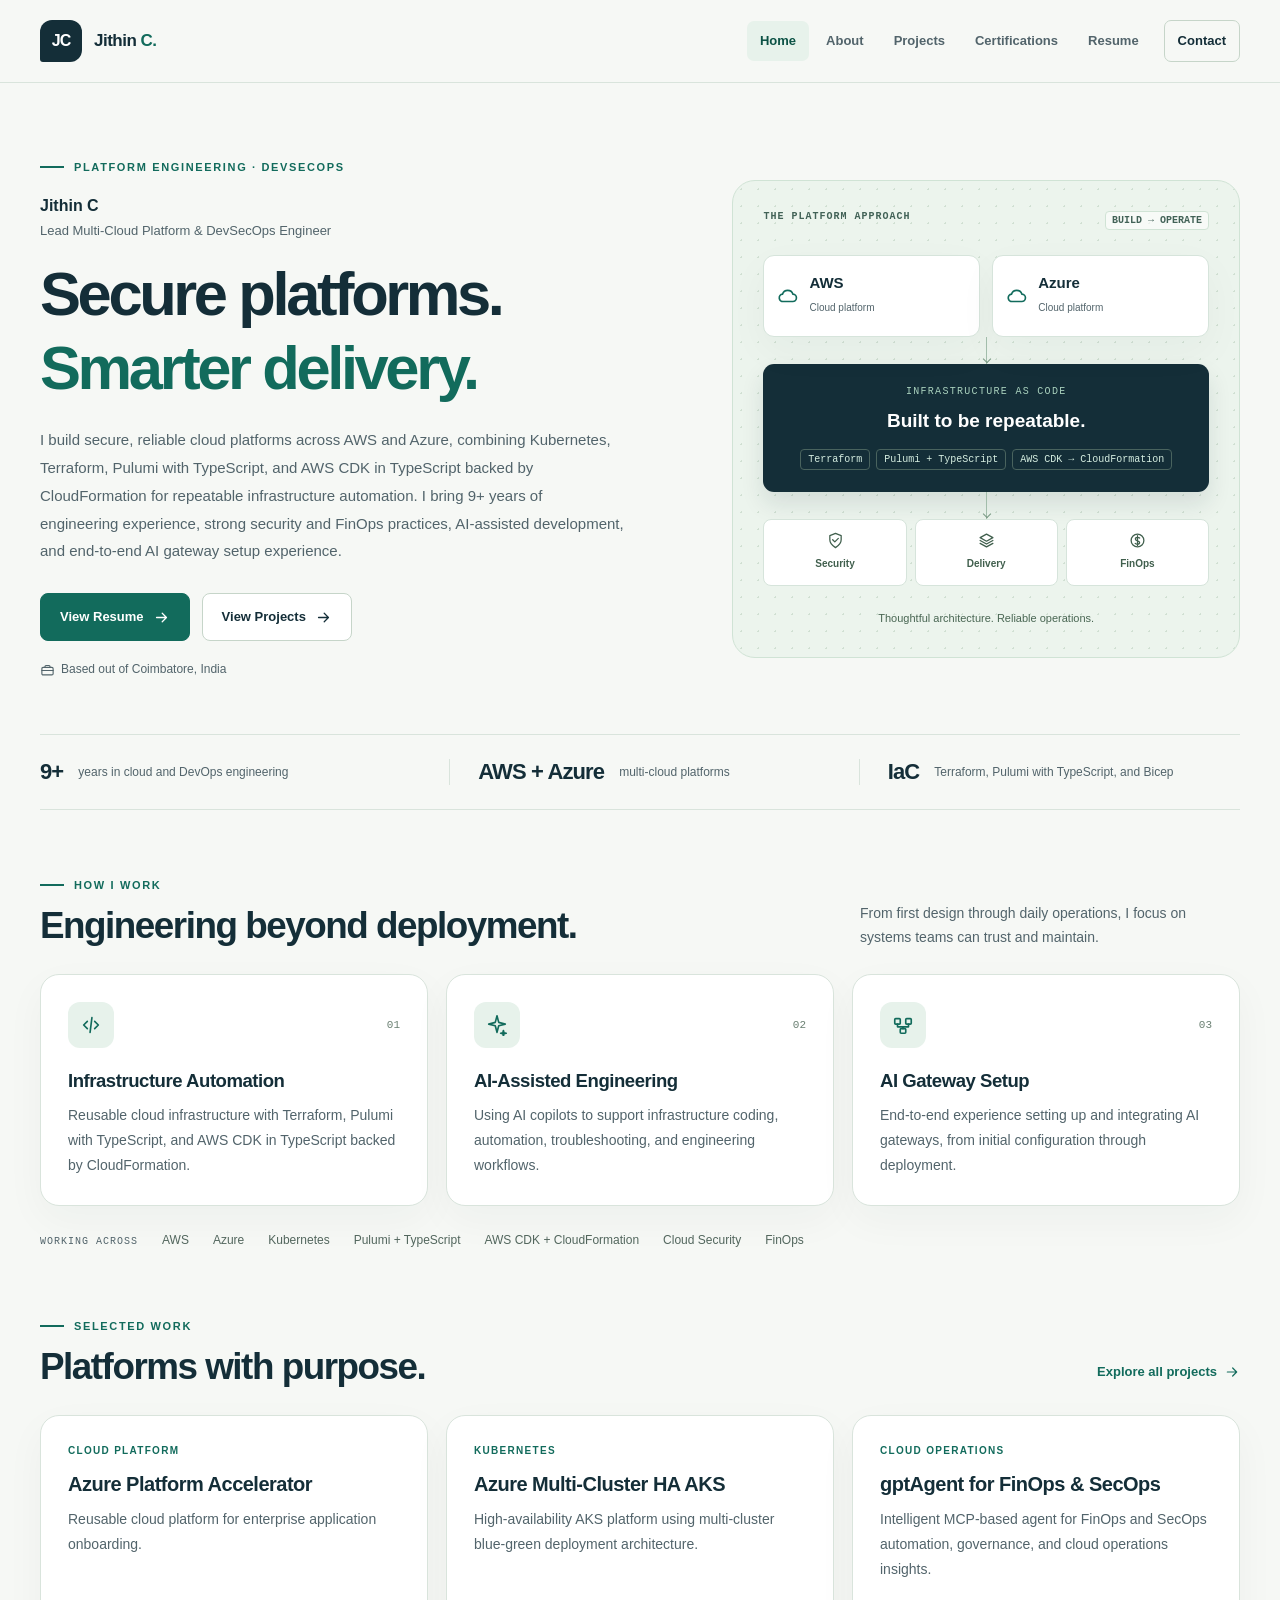
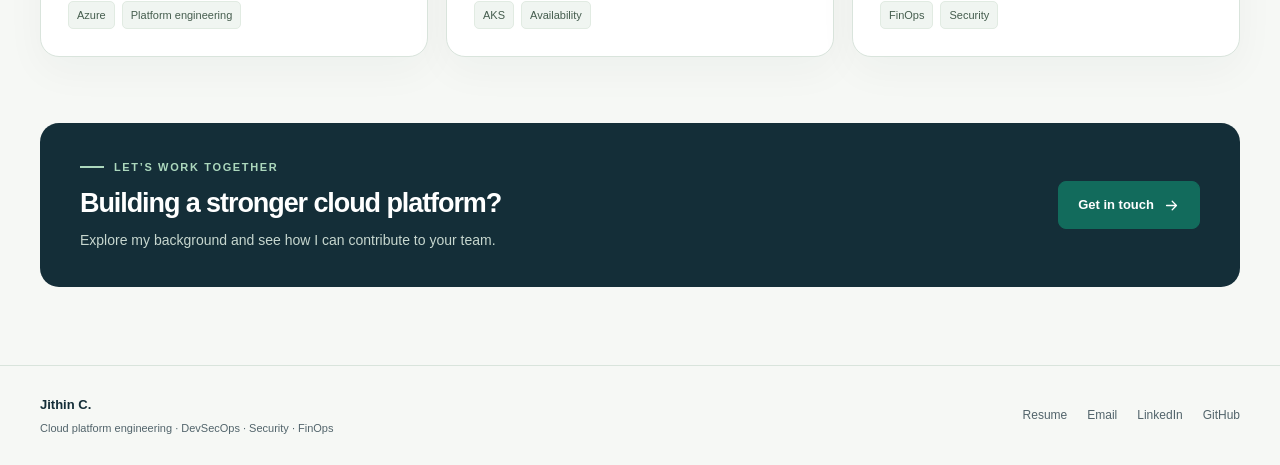
<file: index.html>
<!doctype html>
<html lang="en">

<head>
  <meta charset="utf-8" />
  <meta name="viewport" content="width=device-width, initial-scale=1" />
  <meta name="description"
    content="Jithin C builds secure AWS and Azure platforms with Terraform, Pulumi, AWS CDK in TypeScript, CloudFormation, security, and FinOps." />
  <meta name="theme-color" content="#f6f8f5" />
  <title>Cloud Platform &amp; DevSecOps Engineer | Jithin C</title>
  <link rel="stylesheet" href="css/style.css" />
</head>

<body>
  <a class="skip-link" href="#main-content">Skip to content</a>
  <header class="site-header">
    <div class="container header-inner">
      <a class="brand" href="index.html" aria-label="Jithin C, home"><span class="brand-mark">JC</span><span
          class="brand-name">Jithin <span>C.</span></span></a>
      <nav class="site-nav" aria-label="Main navigation">
        <a href="index.html" aria-current="page">Home</a><a href="about.html">About</a><a
          href="projects.html">Projects</a><a href="certifications.html">Certifications</a><a
          href="resume.html">Resume</a><a href="contact.html" class="nav-contact">Contact</a>
      </nav>
    </div>
  </header>
  <main id="main-content" class="container" tabindex="-1">
    <section class="hero" aria-labelledby="hero-title">
      <div class="hero-copy">
        <div class="eyebrow">Platform engineering · DevSecOps</div>
        <div class="hero-name">
          Jithin C
          <span>Lead Multi-Cloud Platform &amp; DevSecOps Engineer</span>
        </div>
        <h1 id="hero-title">
          Secure platforms.<br /><span>Smarter delivery.</span>
        </h1>
        <p class="lead">
          I build secure, reliable cloud platforms across AWS and Azure,
          combining Kubernetes, Terraform, Pulumi with TypeScript, and AWS CDK
          in TypeScript backed by CloudFormation for repeatable infrastructure
          automation. I bring 9+ years of engineering experience, strong
          security and FinOps practices, AI-assisted development, and
          end-to-end AI gateway setup experience.
        </p>
        <div class="actions">
          <a class="button primary" href="resume.html">View Resume
            <svg class="icon" viewBox="0 0 24 24" fill="none" stroke="currentColor" stroke-width="1.8"
              stroke-linecap="round" stroke-linejoin="round" aria-hidden="true">
              <path d="M5 12h14m-6-6 6 6-6 6" />
            </svg></a><a class="button secondary" href="projects.html">View Projects
            <svg class="icon" viewBox="0 0 24 24" fill="none" stroke="currentColor" stroke-width="1.8"
              stroke-linecap="round" stroke-linejoin="round" aria-hidden="true">
              <path d="M5 12h14m-6-6 6 6-6 6" />
            </svg></a>
        </div>
        <p class="hero-note">
          <svg class="icon" viewBox="0 0 24 24" fill="none" stroke="currentColor" stroke-width="1.8"
            stroke-linecap="round" stroke-linejoin="round" aria-hidden="true">
            <path d="M8 7V5.5A1.5 1.5 0 0 1 9.5 4h5A1.5 1.5 0 0 1 16 5.5V7" />
            <rect x="3" y="7" width="18" height="12" rx="2" />
            <path d="M3 12h18" />
          </svg>
          Based out of Coimbatore, India
        </p>
      </div>
      <div class="platform-art" role="img"
        aria-label="AWS and Azure platforms connected through infrastructure as code to security, delivery, and FinOps practices">
        <div class="art-heading">
          <span>THE PLATFORM APPROACH</span><span>BUILD → OPERATE</span>
        </div>
        <div class="cloud-row">
          <div class="cloud-node">
            <svg class="icon" viewBox="0 0 24 24" fill="none" stroke="currentColor" stroke-width="1.8"
              stroke-linecap="round" stroke-linejoin="round" aria-hidden="true">
              <path d="M7 18h10a4 4 0 0 0 .4-8A6 6 0 0 0 6 10a4 4 0 0 0 1 8Z" />
            </svg>
            <div><strong>AWS</strong><small>Cloud platform</small></div>
          </div>
          <div class="cloud-node">
            <svg class="icon" viewBox="0 0 24 24" fill="none" stroke="currentColor" stroke-width="1.8"
              stroke-linecap="round" stroke-linejoin="round" aria-hidden="true">
              <path d="M7 18h10a4 4 0 0 0 .4-8A6 6 0 0 0 6 10a4 4 0 0 0 1 8Z" />
            </svg>
            <div><strong>Azure</strong><small>Cloud platform</small></div>
          </div>
        </div>
        <div class="connector"></div>
        <div class="platform-core">
          <div class="core-label">Infrastructure as code</div>
          <strong>Built to be repeatable.</strong>
          <div class="code-pills">
            <span>Terraform</span><span>Pulumi + TypeScript</span><span>AWS CDK → CloudFormation</span>
          </div>
        </div>
        <div class="connector"></div>
        <div class="practice-row">
          <div class="practice-node">
            <svg class="icon" viewBox="0 0 24 24" fill="none" stroke="currentColor" stroke-width="1.8"
              stroke-linecap="round" stroke-linejoin="round" aria-hidden="true">
              <path d="m12 2 8 3v6c0 5-3 8-8 11-5-3-8-6-8-11V5l8-3Zm-4 9 3 3 5-5" />
            </svg>Security
          </div>
          <div class="practice-node">
            <svg class="icon" viewBox="0 0 24 24" fill="none" stroke="currentColor" stroke-width="1.8"
              stroke-linecap="round" stroke-linejoin="round" aria-hidden="true">
              <path d="m12 3 9 5-9 5-9-5 9-5Zm-9 9 9 5 9-5M3 16l9 5 9-5" />
            </svg>Delivery
          </div>
          <div class="practice-node">
            <svg class="icon" viewBox="0 0 24 24" fill="none" stroke="currentColor" stroke-width="1.8"
              stroke-linecap="round" stroke-linejoin="round" aria-hidden="true">
              <circle cx="12" cy="12" r="9" />
              <path
                d="M15 8.5c-.7-.7-1.6-1-3-1-1.8 0-3 1-3 2.4 0 3.4 6 1.6 6 5 0 1.4-1.3 2.4-3 2.4-1.4 0-2.6-.4-3.3-1.2M12 5v14" />
            </svg>FinOps
          </div>
        </div>
        <p class="art-caption">
          Thoughtful architecture. Reliable operations.
        </p>
      </div>
    </section>
    <div class="proof-strip" aria-label="Experience at a glance">
      <div class="proof-item">
        <strong>9+</strong><span>years in cloud and DevOps engineering</span>
      </div>
      <div class="proof-item">
        <strong>AWS + Azure</strong><span>multi-cloud platforms</span>
      </div>
      <div class="proof-item">
        <strong>IaC</strong><span>Terraform, Pulumi with TypeScript, and Bicep</span>
      </div>
    </div>
    <section class="section" aria-labelledby="capabilities-title">
      <div class="section-heading">
        <div>
          <div class="eyebrow">How I work</div>
          <h2 id="capabilities-title">Engineering beyond deployment.</h2>
        </div>
        <p>
          From first design through daily operations, I focus on systems teams
          can trust and maintain.
        </p>
      </div>
      <div class="grid-3">
        <article class="card">
          <div class="card-top">
            <span class="icon-box"><svg class="icon" viewBox="0 0 24 24" fill="none" stroke="currentColor"
                stroke-width="1.8" stroke-linecap="round" stroke-linejoin="round" aria-hidden="true">
                <path d="m8 8-4 4 4 4m8-8 4 4-4 4m-3-12-2 16" />
              </svg></span><span class="card-number">01</span>
          </div>
          <h3>Infrastructure Automation</h3>
          <p>
            Reusable cloud infrastructure with Terraform, Pulumi with
            TypeScript, and AWS CDK in TypeScript backed by CloudFormation.
          </p>
        </article>
        <article class="card">
          <div class="card-top">
            <span class="icon-box"><svg class="icon" viewBox="0 0 24 24" fill="none" stroke="currentColor"
                stroke-width="1.8" stroke-linecap="round" stroke-linejoin="round" aria-hidden="true">
                <path
                  d="m12 2 1.9 7.1L21 11l-7.1 1.9L12 20l-1.9-7.1L3 11l7.1-1.9L12 2Zm7 16 .6 2.4L22 21l-2.4.6L19 24l-.6-2.4L16 21l2.4-.6L19 18Z" />
              </svg></span><span class="card-number">02</span>
          </div>
          <h3>AI-Assisted Engineering</h3>
          <p>
            Using AI copilots to support infrastructure coding, automation,
            troubleshooting, and engineering workflows.
          </p>
        </article>
        <article class="card">
          <div class="card-top">
            <span class="icon-box"><svg class="icon" viewBox="0 0 24 24" fill="none" stroke="currentColor"
                stroke-width="1.8" stroke-linecap="round" stroke-linejoin="round" aria-hidden="true">
                <rect x="3" y="5" width="6" height="6" rx="1" />
                <rect x="15" y="5" width="6" height="6" rx="1" />
                <rect x="9" y="16" width="6" height="5" rx="1" />
                <path d="M6 11v3h6v2m6-5v3h-6" />
              </svg></span><span class="card-number">03</span>
          </div>
          <h3>AI Gateway Setup</h3>
          <p>
            End-to-end experience setting up and integrating AI gateways, from
            initial configuration through deployment.
          </p>
        </article>
      </div>
      <div class="tech-strip">
        <span>WORKING ACROSS</span><span>AWS</span><span>Azure</span><span>Kubernetes</span><span>Pulumi +
          TypeScript</span><span>AWS CDK + CloudFormation</span><span>Cloud Security</span><span>FinOps</span>
      </div>
    </section>
    <section class="section" aria-labelledby="selected-title">
      <div class="section-heading">
        <div>
          <div class="eyebrow">Selected work</div>
          <h2 id="selected-title">Platforms with purpose.</h2>
        </div>
        <a class="text-link" href="projects.html">Explore all projects
          <svg class="icon" viewBox="0 0 24 24" fill="none" stroke="currentColor" stroke-width="1.8"
            stroke-linecap="round" stroke-linejoin="round" aria-hidden="true">
            <path d="M5 12h14m-6-6 6 6-6 6" />
          </svg></a>
      </div>
      <div class="grid-3">
        <article class="card project-card">
          <span class="project-type">Cloud platform</span>
          <h3>Azure Platform Accelerator</h3>
          <p>
            Reusable cloud platform for enterprise application onboarding.
          </p>
          <ul class="tags">
            <li>Azure</li>
            <li>Platform engineering</li>
          </ul>
        </article>
        <article class="card project-card">
          <span class="project-type">Kubernetes</span>
          <h3>Azure Multi-Cluster HA AKS</h3>
          <p>
            High-availability AKS platform using multi-cluster blue-green
            deployment architecture.
          </p>
          <ul class="tags">
            <li>AKS</li>
            <li>Availability</li>
          </ul>
        </article>
        <article class="card project-card">
          <span class="project-type">Cloud operations</span>
          <h3>gptAgent for FinOps &amp; SecOps</h3>
          <p>
            Intelligent MCP-based agent for FinOps and SecOps automation,
            governance, and cloud operations insights.
          </p>
          <ul class="tags">
            <li>FinOps</li>
            <li>Security</li>
          </ul>
        </article>
      </div>
    </section>
    <section class="section cta-band" aria-labelledby="next-title">
      <div>
        <div class="eyebrow">Let’s work together</div>
        <h2 id="next-title">Building a stronger cloud platform?</h2>
        <p>
          Explore my background and see how I can contribute to your team.
        </p>
      </div>
      <a class="button primary" href="contact.html">Get in touch
        <svg class="icon" viewBox="0 0 24 24" fill="none" stroke="currentColor" stroke-width="1.8"
          stroke-linecap="round" stroke-linejoin="round" aria-hidden="true">
          <path d="M5 12h14m-6-6 6 6-6 6" />
        </svg></a>
    </section>
  </main>
  <footer class="site-footer">
    <div class="container footer-inner">
      <div>
        <div class="footer-name">Jithin C.</div>
        <p class="footer-note">
          Cloud platform engineering · DevSecOps · Security · FinOps
        </p>
      </div>
      <nav class="footer-links" aria-label="Footer navigation">
        <a href="resume.html">Resume</a><a href="mailto:jithincotp@gmail.com?subject=Cloud%20Platform%20Engineering%20Opportunity%20-%20Jithin%20C">Email</a><a
          href="https://linkedin.com/in/jithin-c-8753947a" target="_blank" rel="noopener noreferrer">LinkedIn</a><a
          href="https://github.com/2jithin" target="_blank" rel="noopener noreferrer">GitHub</a>
      </nav>
    </div>
  </footer>
</body>

</html>
</file>
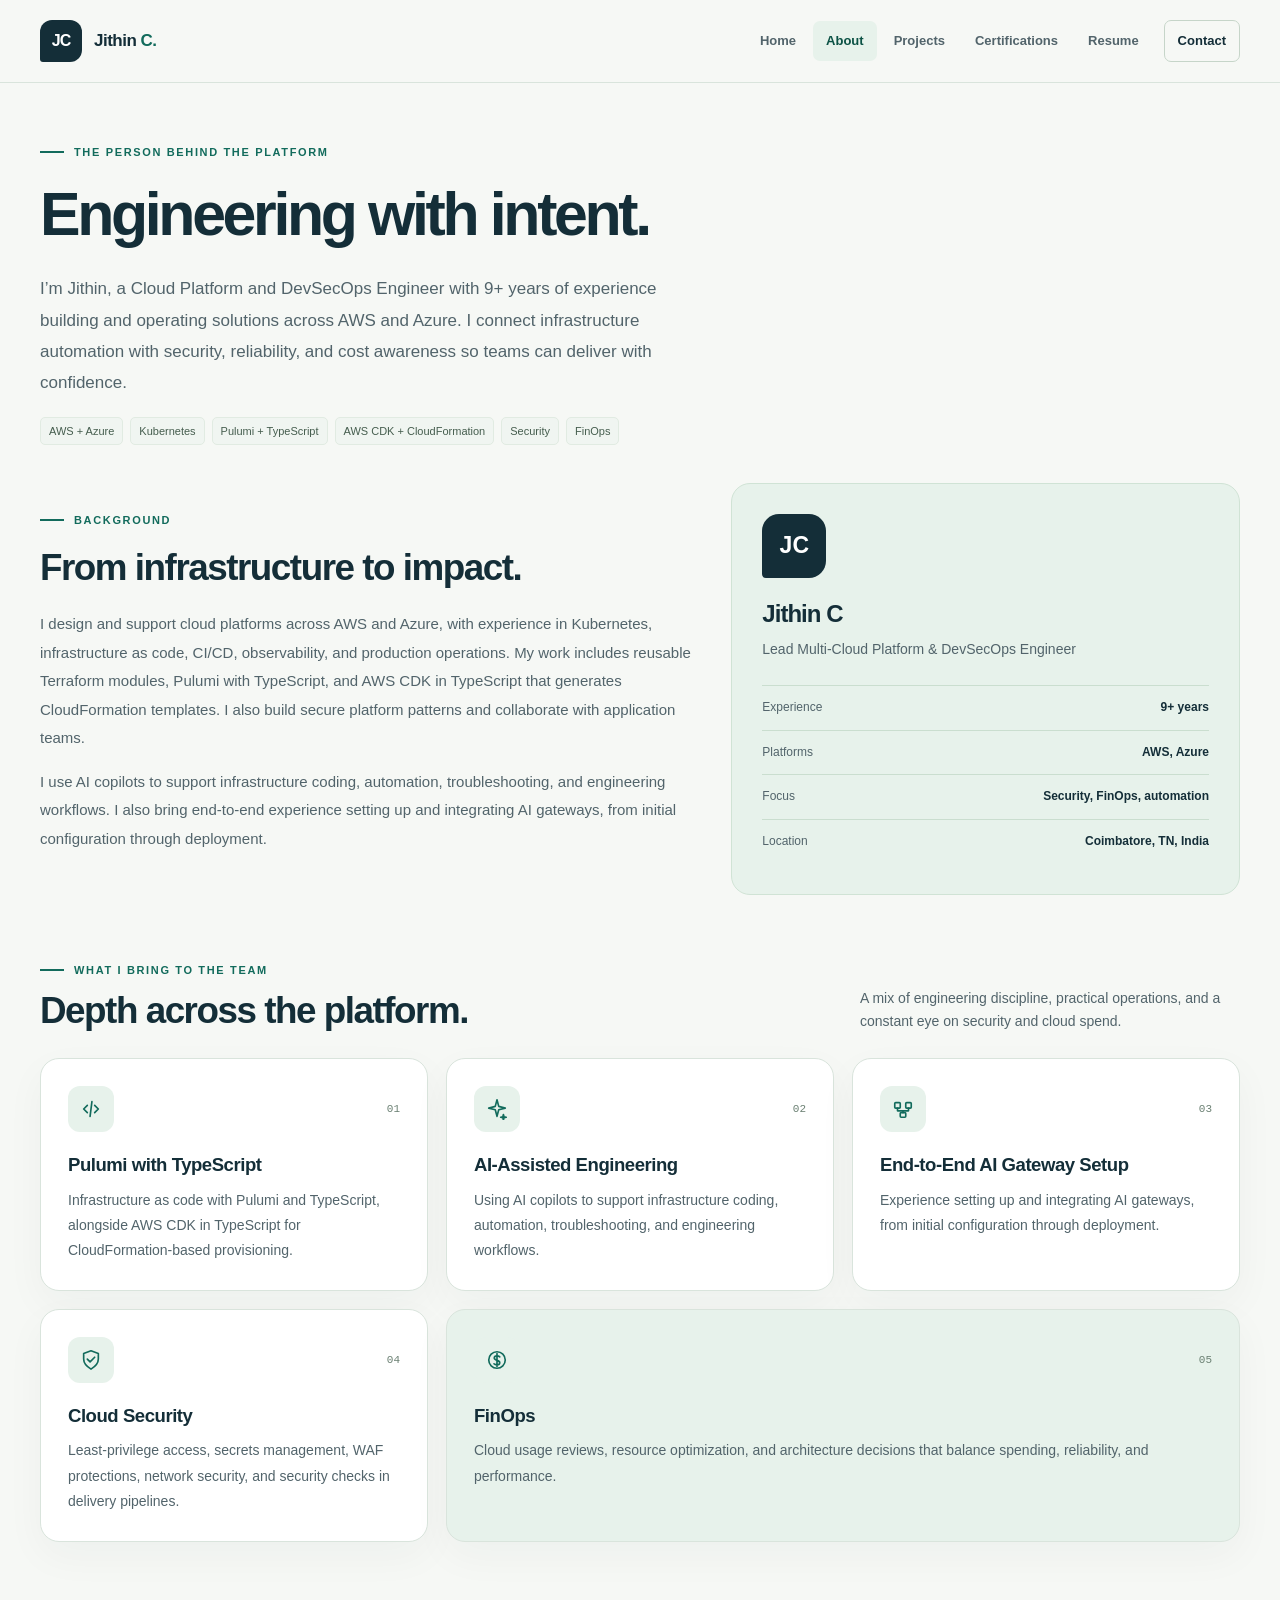
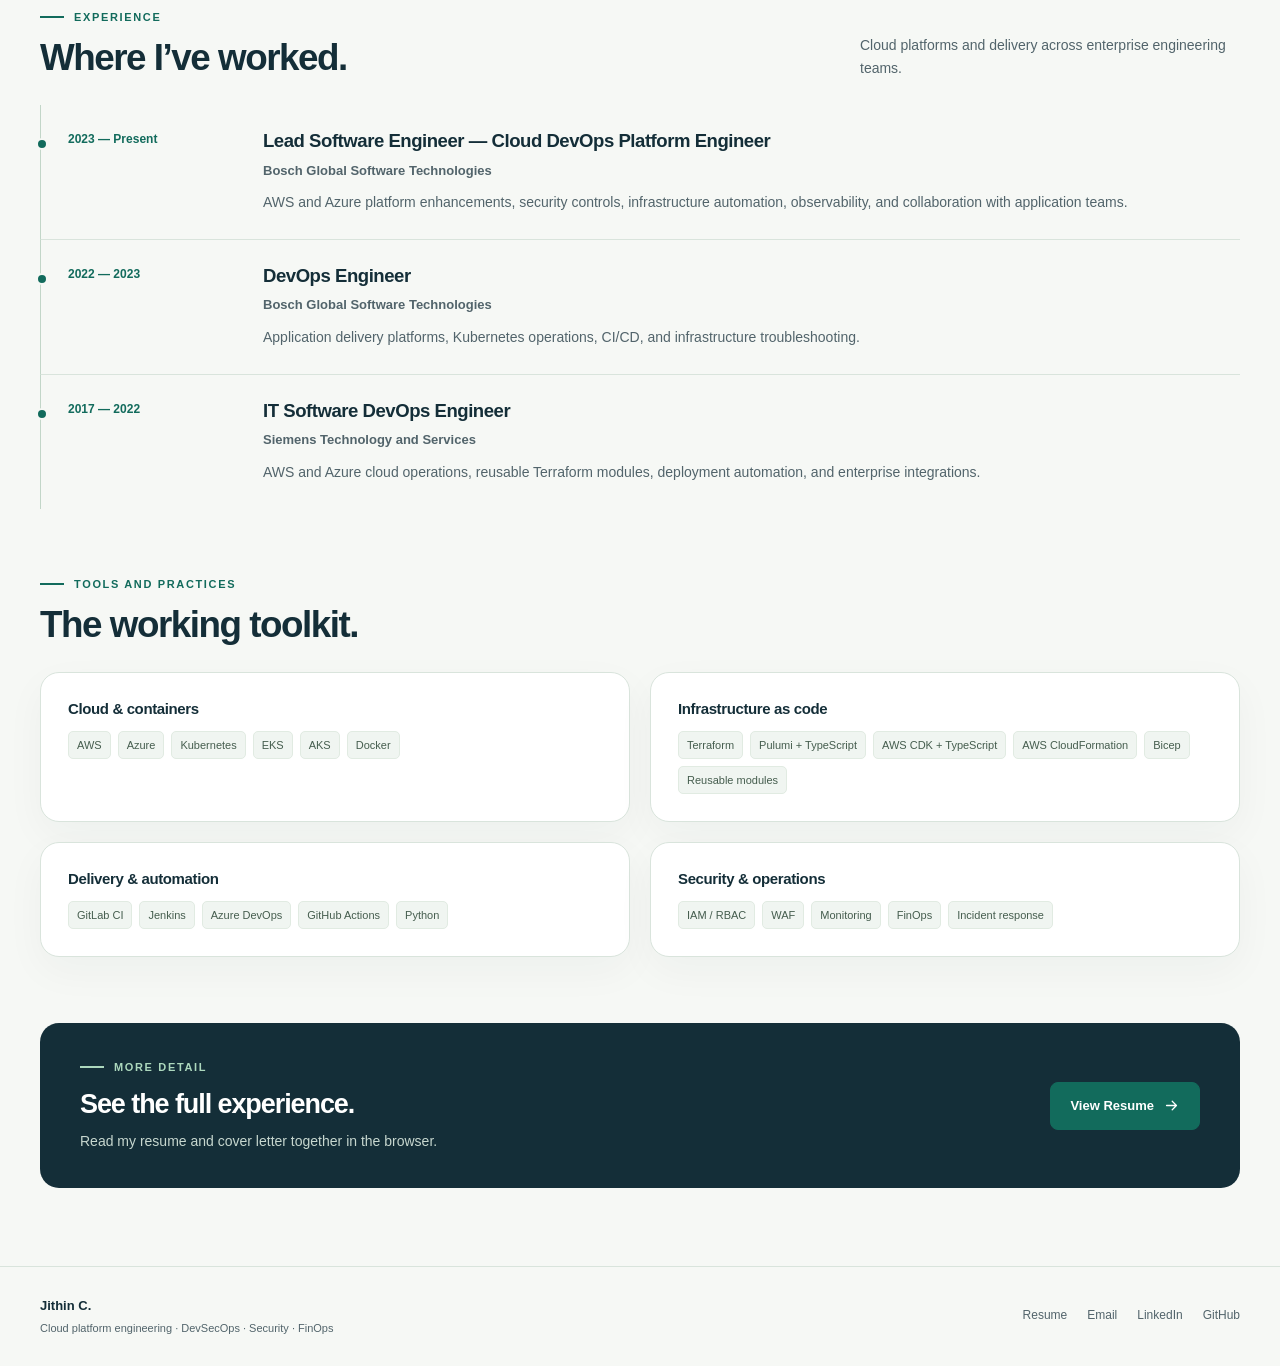
<file: about.html>
<!doctype html>
<html lang="en">
  <head>
    <meta charset="utf-8" />
    <meta name="viewport" content="width=device-width, initial-scale=1" />
    <meta
      name="description"
      content="Learn about Jithin C’s AWS and Azure experience with Pulumi, TypeScript, AWS CDK, CloudFormation, security, and FinOps."
    />
    <meta name="theme-color" content="#f6f8f5" />
    <title>About | Jithin C</title>
    <link rel="stylesheet" href="css/style.css" />
  </head>
  <body>
    <a class="skip-link" href="#main-content">Skip to content</a>
    <header class="site-header">
      <div class="container header-inner">
        <a class="brand" href="index.html" aria-label="Jithin C, home"
          ><span class="brand-mark">JC</span
          ><span class="brand-name">Jithin <span>C.</span></span></a
        >
        <nav class="site-nav" aria-label="Main navigation">
          <a href="index.html">Home</a
          ><a href="about.html" aria-current="page">About</a
          ><a href="projects.html">Projects</a
          ><a href="certifications.html">Certifications</a
          ><a href="resume.html">Resume</a
          ><a href="contact.html" class="nav-contact">Contact</a>
        </nav>
      </div>
    </header>
    <main id="main-content" class="container" tabindex="-1">
      <section class="page-intro">
        <div class="eyebrow">The person behind the platform</div>
        <h1>Engineering with intent.</h1>
        <p class="lead">
          I’m Jithin, a Cloud Platform and DevSecOps Engineer with 9+ years of
          experience building and operating solutions across AWS and Azure. I
          connect infrastructure automation with security, reliability, and cost
          awareness so teams can deliver with confidence.
        </p>
        <ul class="tags">
          <li>AWS + Azure</li>
          <li>Kubernetes</li>
          <li>Pulumi + TypeScript</li>
          <li>AWS CDK + CloudFormation</li>
          <li>Security</li>
          <li>FinOps</li>
        </ul>
      </section>
      <section class="about-layout" aria-labelledby="background-title">
        <div class="about-story">
          <div class="eyebrow">Background</div>
          <h2 id="background-title">From infrastructure to impact.</h2>
          <p>
            I design and support cloud platforms across AWS and Azure, with
            experience in Kubernetes, infrastructure as code, CI/CD,
            observability, and production operations. My work includes reusable
            Terraform modules, Pulumi with TypeScript, and AWS CDK in TypeScript
            that generates CloudFormation templates. I also build secure
            platform patterns and collaborate with application teams.
          </p>
          <p>
            I use AI copilots to support infrastructure coding, automation,
            troubleshooting, and engineering workflows. I also bring end-to-end
            experience setting up and integrating AI gateways, from initial
            configuration through deployment.
          </p>
        </div>
        <aside class="profile-card" aria-label="Profile snapshot">
          <div class="profile-monogram">JC</div>
          <h2>Jithin C</h2>
          <p>Lead Multi-Cloud Platform &amp; DevSecOps Engineer</p>
          <dl class="profile-details">
            <div>
              <dt>Experience</dt>
              <dd>9+ years</dd>
            </div>
            <div>
              <dt>Platforms</dt>
              <dd>AWS, Azure</dd>
            </div>
            <div>
              <dt>Focus</dt>
              <dd>Security, FinOps, automation</dd>
            </div>
            <div>
              <dt>Location</dt>
              <dd>Coimbatore, TN, India</dd>
            </div>
          </dl>
        </aside>
      </section>
      <section class="section" aria-labelledby="strengths-title">
        <div class="section-heading">
          <div>
            <div class="eyebrow">What I bring to the team</div>
            <h2 id="strengths-title">Depth across the platform.</h2>
          </div>
          <p>
            A mix of engineering discipline, practical operations, and a
            constant eye on security and cloud spend.
          </p>
        </div>
        <div class="grid-3 strengths-grid">
          <article class="card">
            <div class="card-top">
              <span class="icon-box"
                ><svg
                  class="icon"
                  viewBox="0 0 24 24"
                  fill="none"
                  stroke="currentColor"
                  stroke-width="1.8"
                  stroke-linecap="round"
                  stroke-linejoin="round"
                  aria-hidden="true"
                >
                  <path d="m8 8-4 4 4 4m8-8 4 4-4 4m-3-12-2 16" /></svg></span
              ><span class="card-number">01</span>
            </div>
            <h3>Pulumi with TypeScript</h3>
            <p>
              Infrastructure as code with Pulumi and TypeScript, alongside AWS
              CDK in TypeScript for CloudFormation-based provisioning.
            </p>
          </article>
          <article class="card">
            <div class="card-top">
              <span class="icon-box"
                ><svg
                  class="icon"
                  viewBox="0 0 24 24"
                  fill="none"
                  stroke="currentColor"
                  stroke-width="1.8"
                  stroke-linecap="round"
                  stroke-linejoin="round"
                  aria-hidden="true"
                >
                  <path
                    d="m12 2 1.9 7.1L21 11l-7.1 1.9L12 20l-1.9-7.1L3 11l7.1-1.9L12 2Zm7 16 .6 2.4L22 21l-2.4.6L19 24l-.6-2.4L16 21l2.4-.6L19 18Z"
                  /></svg></span
              ><span class="card-number">02</span>
            </div>
            <h3>AI-Assisted Engineering</h3>
            <p>
              Using AI copilots to support infrastructure coding, automation,
              troubleshooting, and engineering workflows.
            </p>
          </article>
          <article class="card">
            <div class="card-top">
              <span class="icon-box"
                ><svg
                  class="icon"
                  viewBox="0 0 24 24"
                  fill="none"
                  stroke="currentColor"
                  stroke-width="1.8"
                  stroke-linecap="round"
                  stroke-linejoin="round"
                  aria-hidden="true"
                >
                  <rect x="3" y="5" width="6" height="6" rx="1" />
                  <rect x="15" y="5" width="6" height="6" rx="1" />
                  <rect x="9" y="16" width="6" height="5" rx="1" />
                  <path d="M6 11v3h6v2m6-5v3h-6" /></svg></span
              ><span class="card-number">03</span>
            </div>
            <h3>End-to-End AI Gateway Setup</h3>
            <p>
              Experience setting up and integrating AI gateways, from initial
              configuration through deployment.
            </p>
          </article>
          <article class="card">
            <div class="card-top">
              <span class="icon-box"
                ><svg
                  class="icon"
                  viewBox="0 0 24 24"
                  fill="none"
                  stroke="currentColor"
                  stroke-width="1.8"
                  stroke-linecap="round"
                  stroke-linejoin="round"
                  aria-hidden="true"
                >
                  <path
                    d="m12 2 8 3v6c0 5-3 8-8 11-5-3-8-6-8-11V5l8-3Zm-4 9 3 3 5-5"
                  /></svg></span
              ><span class="card-number">04</span>
            </div>
            <h3>Cloud Security</h3>
            <p>
              Least-privilege access, secrets management, WAF protections,
              network security, and security checks in delivery pipelines.
            </p>
          </article>
          <article class="card">
            <div class="card-top">
              <span class="icon-box"
                ><svg
                  class="icon"
                  viewBox="0 0 24 24"
                  fill="none"
                  stroke="currentColor"
                  stroke-width="1.8"
                  stroke-linecap="round"
                  stroke-linejoin="round"
                  aria-hidden="true"
                >
                  <circle cx="12" cy="12" r="9" />
                  <path
                    d="M15 8.5c-.7-.7-1.6-1-3-1-1.8 0-3 1-3 2.4 0 3.4 6 1.6 6 5 0 1.4-1.3 2.4-3 2.4-1.4 0-2.6-.4-3.3-1.2M12 5v14"
                  /></svg></span
              ><span class="card-number">05</span>
            </div>
            <h3>FinOps</h3>
            <p>
              Cloud usage reviews, resource optimization, and architecture
              decisions that balance spending, reliability, and performance.
            </p>
          </article>
        </div>
      </section>
      <section class="section" aria-labelledby="experience-title">
        <div class="section-heading">
          <div>
            <div class="eyebrow">Experience</div>
            <h2 id="experience-title">Where I’ve worked.</h2>
          </div>
          <p>
            Cloud platforms and delivery across enterprise engineering teams.
          </p>
        </div>
        <ol class="timeline">
          <li>
            <span class="period">2023 — Present</span>
            <div>
              <h3>Lead Software Engineer — Cloud DevOps Platform Engineer</h3>
              <div class="company">Bosch Global Software Technologies</div>
              <p>
                AWS and Azure platform enhancements, security controls,
                infrastructure automation, observability, and collaboration with
                application teams.
              </p>
            </div>
          </li>
          <li>
            <span class="period">2022 — 2023</span>
            <div>
              <h3>DevOps Engineer</h3>
              <div class="company">Bosch Global Software Technologies</div>
              <p>
                Application delivery platforms, Kubernetes operations, CI/CD,
                and infrastructure troubleshooting.
              </p>
            </div>
          </li>
          <li>
            <span class="period">2017 — 2022</span>
            <div>
              <h3>IT Software DevOps Engineer</h3>
              <div class="company">Siemens Technology and Services</div>
              <p>
                AWS and Azure cloud operations, reusable Terraform modules,
                deployment automation, and enterprise integrations.
              </p>
            </div>
          </li>
        </ol>
      </section>
      <section class="section" aria-labelledby="skills-title">
        <div class="section-heading">
          <div>
            <div class="eyebrow">Tools and practices</div>
            <h2 id="skills-title">The working toolkit.</h2>
          </div>
        </div>
        <div class="grid-2 skills-grid">
          <div class="card">
            <h3>Cloud &amp; containers</h3>
            <ul class="tags">
              <li>AWS</li>
              <li>Azure</li>
              <li>Kubernetes</li>
              <li>EKS</li>
              <li>AKS</li>
              <li>Docker</li>
            </ul>
          </div>
          <div class="card">
            <h3>Infrastructure as code</h3>
            <ul class="tags">
              <li>Terraform</li>
              <li>Pulumi + TypeScript</li>
              <li>AWS CDK + TypeScript</li>
              <li>AWS CloudFormation</li>
              <li>Bicep</li>
              <li>Reusable modules</li>
            </ul>
          </div>
          <div class="card">
            <h3>Delivery &amp; automation</h3>
            <ul class="tags">
              <li>GitLab CI</li>
              <li>Jenkins</li>
              <li>Azure DevOps</li>
              <li>GitHub Actions</li>
              <li>Python</li>
            </ul>
          </div>
          <div class="card">
            <h3>Security &amp; operations</h3>
            <ul class="tags">
              <li>IAM / RBAC</li>
              <li>WAF</li>
              <li>Monitoring</li>
              <li>FinOps</li>
              <li>Incident response</li>
            </ul>
          </div>
        </div>
      </section>
      <section class="section cta-band">
        <div>
          <div class="eyebrow">More detail</div>
          <h2>See the full experience.</h2>
          <p>Read my resume and cover letter together in the browser.</p>
        </div>
        <a class="button primary" href="resume.html"
          >View Resume
          <svg
            class="icon"
            viewBox="0 0 24 24"
            fill="none"
            stroke="currentColor"
            stroke-width="1.8"
            stroke-linecap="round"
            stroke-linejoin="round"
            aria-hidden="true"
          >
            <path d="M5 12h14m-6-6 6 6-6 6" /></svg
        ></a>
      </section>
    </main>
    <footer class="site-footer">
      <div class="container footer-inner">
        <div>
          <div class="footer-name">Jithin C.</div>
          <p class="footer-note">
            Cloud platform engineering · DevSecOps · Security · FinOps
          </p>
        </div>
        <nav class="footer-links" aria-label="Footer navigation">
          <a href="resume.html">Resume</a
          ><a href="mailto:jithincotp@gmail.com?subject=Cloud%20Platform%20Engineering%20Opportunity%20-%20Jithin%20C">Email</a
          ><a
            href="https://linkedin.com/in/jithin-c-8753947a"
            target="_blank"
            rel="noopener noreferrer"
            >LinkedIn</a
          ><a
            href="https://github.com/2jithin"
            target="_blank"
            rel="noopener noreferrer"
            >GitHub</a
          >
        </nav>
      </div>
    </footer>
  </body>
</html>
</file>
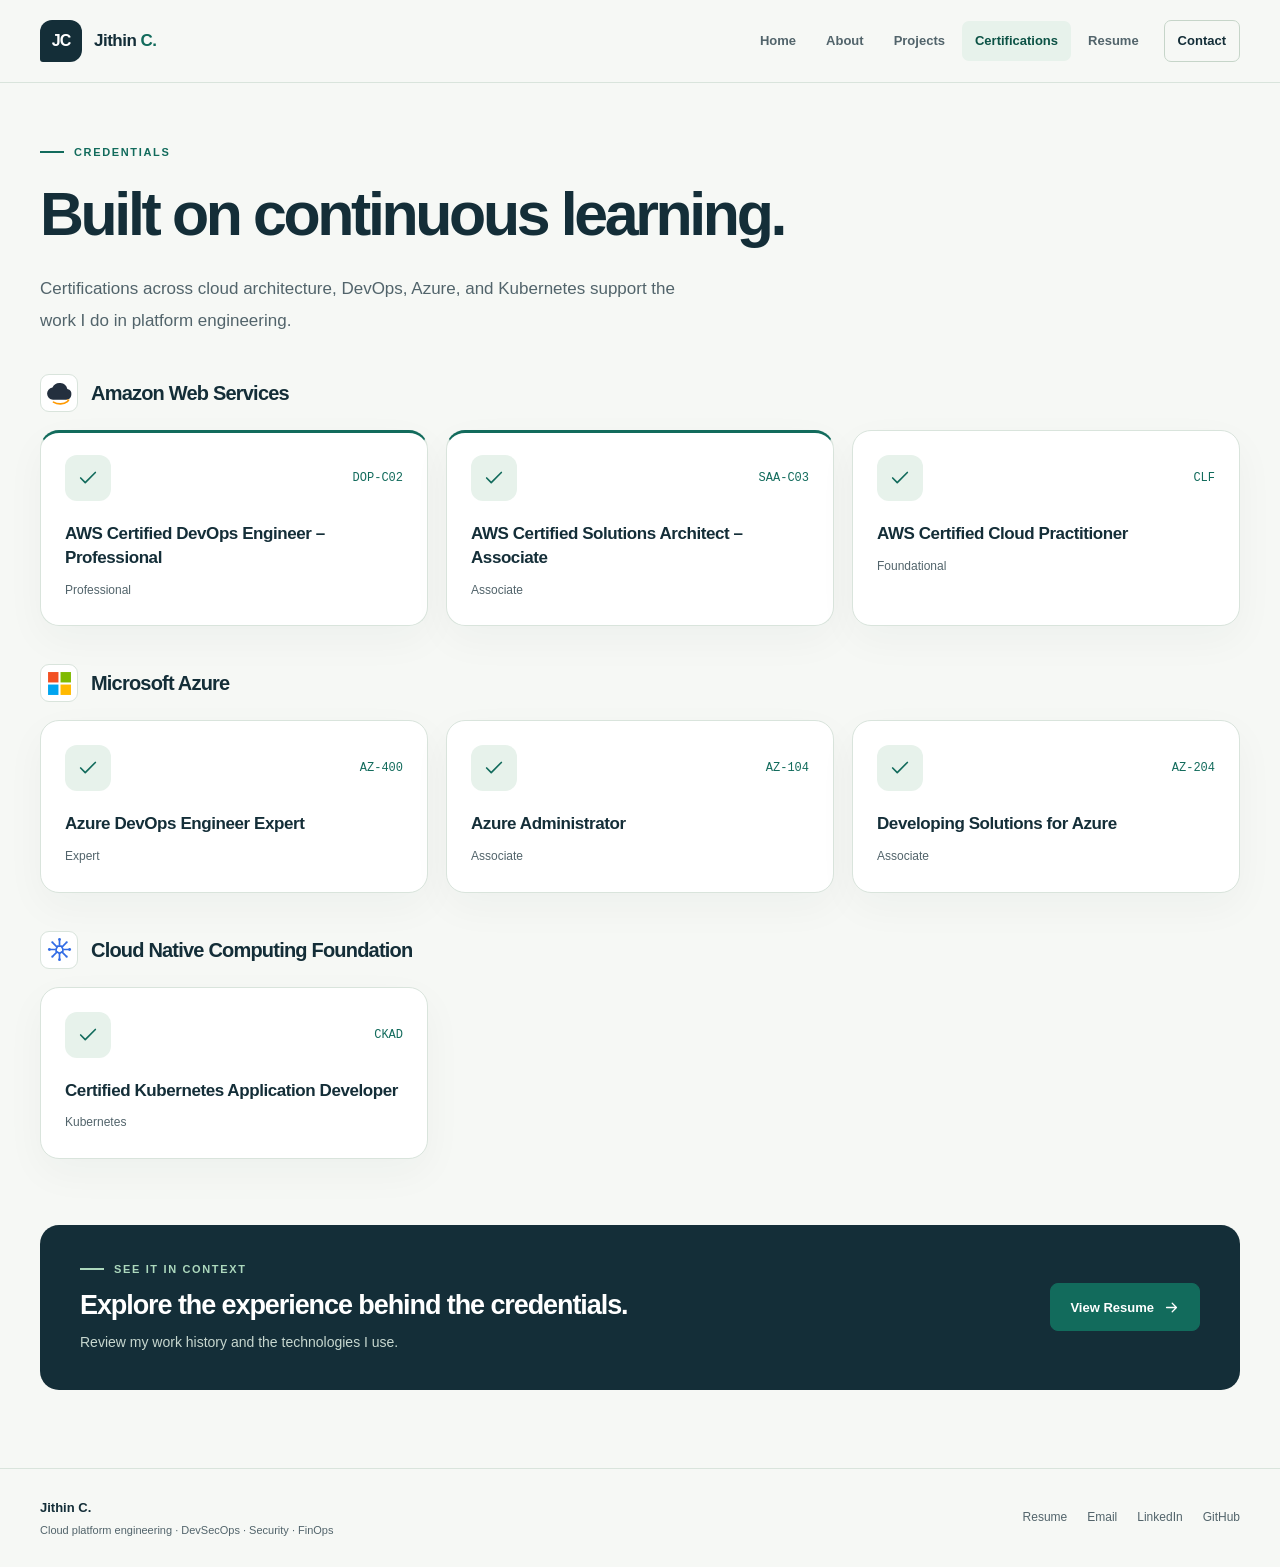
<file: certifications.html>
<!doctype html>
<html lang="en">
  <head>
    <meta charset="utf-8" />
    <meta name="viewport" content="width=device-width, initial-scale=1" />
    <meta
      name="description"
      content="AWS, Microsoft Azure, and Kubernetes certifications held by Jithin C, including DOP-C02 and SAA-C03."
    />
    <meta name="theme-color" content="#f6f8f5" />
    <title>Certifications | Jithin C</title>
    <link rel="stylesheet" href="css/style.css" />
  </head>
  <body>
    <a class="skip-link" href="#main-content">Skip to content</a>
    <header class="site-header">
      <div class="container header-inner">
        <a class="brand" href="index.html" aria-label="Jithin C, home"
          ><span class="brand-mark">JC</span
          ><span class="brand-name">Jithin <span>C.</span></span></a
        >
        <nav class="site-nav" aria-label="Main navigation">
          <a href="index.html">Home</a><a href="about.html">About</a
          ><a href="projects.html">Projects</a
          ><a href="certifications.html" aria-current="page">Certifications</a
          ><a href="resume.html">Resume</a
          ><a href="contact.html" class="nav-contact">Contact</a>
        </nav>
      </div>
    </header>
    <main id="main-content" class="container" tabindex="-1">
      <section class="page-intro">
        <div class="eyebrow">Credentials</div>
        <h1>Built on continuous learning.</h1>
        <p class="lead">
          Certifications across cloud architecture, DevOps, Azure, and
          Kubernetes support the work I do in platform engineering.
        </p>
      </section>
      <section
        class="credential-group"
        aria-label="Amazon Web Services certifications"
      >
        <div class="provider-title">
          <span class="provider-mark provider-mark--aws" aria-hidden="true">
            <svg class="provider-icon" viewBox="0 0 48 48" fill="none">
              <path
                fill="#232F3E"
                d="M34.5 36H13.2a10.2 10.2 0 0 1-.9-20.3A13.2 13.2 0 0 1 37 18.3 9 9 0 0 1 34.5 36Z"
              />
              <path
                stroke="#FF9900"
                stroke-width="2.7"
                stroke-linecap="round"
                d="M14 40c7 4 17 4 23-1"
              />
              <path fill="#FF9900" d="m36 35 5 1-3 4-2-5Z" />
            </svg>
          </span>
          <h2>Amazon Web Services</h2>
        </div>
        <div class="grid-3">
          <article class="card credential-card featured">
            <div class="credential-meta">
              <span class="icon-box"
                ><svg
                  class="icon"
                  viewBox="0 0 24 24"
                  fill="none"
                  stroke="currentColor"
                  stroke-width="1.8"
                  stroke-linecap="round"
                  stroke-linejoin="round"
                  aria-hidden="true"
                >
                  <path d="m4 12 5 5L20 6" /></svg></span
              ><span class="credential-code">DOP-C02</span>
            </div>
            <h3>AWS Certified DevOps Engineer – Professional</h3>
            <p>Professional</p>
          </article>
          <article class="card credential-card featured">
            <div class="credential-meta">
              <span class="icon-box"
                ><svg
                  class="icon"
                  viewBox="0 0 24 24"
                  fill="none"
                  stroke="currentColor"
                  stroke-width="1.8"
                  stroke-linecap="round"
                  stroke-linejoin="round"
                  aria-hidden="true"
                >
                  <path d="m4 12 5 5L20 6" /></svg></span
              ><span class="credential-code">SAA-C03</span>
            </div>
            <h3>AWS Certified Solutions Architect – Associate</h3>
            <p>Associate</p>
          </article>
          <article class="card credential-card">
            <div class="credential-meta">
              <span class="icon-box"
                ><svg
                  class="icon"
                  viewBox="0 0 24 24"
                  fill="none"
                  stroke="currentColor"
                  stroke-width="1.8"
                  stroke-linecap="round"
                  stroke-linejoin="round"
                  aria-hidden="true"
                >
                  <path d="m4 12 5 5L20 6" /></svg></span
              ><span class="credential-code">CLF</span>
            </div>
            <h3>AWS Certified Cloud Practitioner</h3>
            <p>Foundational</p>
          </article>
        </div>
      </section>
      <section
        class="credential-group"
        aria-label="Microsoft Azure certifications"
      >
        <div class="provider-title">
          <span
            class="provider-mark provider-mark--microsoft"
            aria-hidden="true"
          >
            <svg class="provider-icon" viewBox="0 0 24 24">
              <path fill="#F25022" d="M1 1h10v10H1z" />
              <path fill="#7FBA00" d="M13 1h10v10H13z" />
              <path fill="#00A4EF" d="M1 13h10v10H1z" />
              <path fill="#FFB900" d="M13 13h10v10H13z" />
            </svg>
          </span>
          <h2>Microsoft Azure</h2>
        </div>
        <div class="grid-3">
          <article class="card credential-card">
            <div class="credential-meta">
              <span class="icon-box"
                ><svg
                  class="icon"
                  viewBox="0 0 24 24"
                  fill="none"
                  stroke="currentColor"
                  stroke-width="1.8"
                  stroke-linecap="round"
                  stroke-linejoin="round"
                  aria-hidden="true"
                >
                  <path d="m4 12 5 5L20 6" /></svg></span
              ><span class="credential-code">AZ-400</span>
            </div>
            <h3>Azure DevOps Engineer Expert</h3>
            <p>Expert</p>
          </article>
          <article class="card credential-card">
            <div class="credential-meta">
              <span class="icon-box"
                ><svg
                  class="icon"
                  viewBox="0 0 24 24"
                  fill="none"
                  stroke="currentColor"
                  stroke-width="1.8"
                  stroke-linecap="round"
                  stroke-linejoin="round"
                  aria-hidden="true"
                >
                  <path d="m4 12 5 5L20 6" /></svg></span
              ><span class="credential-code">AZ-104</span>
            </div>
            <h3>Azure Administrator</h3>
            <p>Associate</p>
          </article>
          <article class="card credential-card">
            <div class="credential-meta">
              <span class="icon-box"
                ><svg
                  class="icon"
                  viewBox="0 0 24 24"
                  fill="none"
                  stroke="currentColor"
                  stroke-width="1.8"
                  stroke-linecap="round"
                  stroke-linejoin="round"
                  aria-hidden="true"
                >
                  <path d="m4 12 5 5L20 6" /></svg></span
              ><span class="credential-code">AZ-204</span>
            </div>
            <h3>Developing Solutions for Azure</h3>
            <p>Associate</p>
          </article>
        </div>
      </section>
      <section
        class="credential-group"
        aria-label="Cloud Native Computing Foundation certifications"
      >
        <div class="provider-title">
          <span
            class="provider-mark provider-mark--kubernetes"
            aria-hidden="true"
          >
            <svg class="provider-icon" viewBox="0 0 48 48">
              <g
                fill="none"
                stroke="#326CE5"
                stroke-width="3"
                stroke-linecap="round"
              >
                <path
                  d="M24 8v8m0 16v8M8 24h8m16 0h8M12.7 12.7l5.7 5.7m11.2 11.2 5.7 5.7m0-22.6-5.7 5.7m-11.2 11.2-5.7 5.7"
                />
                <path d="M21 18h6l3 5v4l-6 4-6-4v-4l3-5Z" />
              </g>
              <g fill="#326CE5">
                <circle cx="24" cy="6" r="2.5" />
                <circle cx="42" cy="24" r="2.5" />
                <circle cx="24" cy="42" r="2.5" />
                <circle cx="6" cy="24" r="2.5" />
                <circle cx="11.3" cy="11.3" r="2" />
                <circle cx="36.7" cy="11.3" r="2" />
                <circle cx="36.7" cy="36.7" r="2" />
                <circle cx="11.3" cy="36.7" r="2" />
              </g>
            </svg>
          </span>
          <h2>Cloud Native Computing Foundation</h2>
        </div>
        <div class="grid-3">
          <article class="card credential-card">
            <div class="credential-meta">
              <span class="icon-box"
                ><svg
                  class="icon"
                  viewBox="0 0 24 24"
                  fill="none"
                  stroke="currentColor"
                  stroke-width="1.8"
                  stroke-linecap="round"
                  stroke-linejoin="round"
                  aria-hidden="true"
                >
                  <path d="m4 12 5 5L20 6" /></svg></span
              ><span class="credential-code">CKAD</span>
            </div>
            <h3>Certified Kubernetes Application Developer</h3>
            <p>Kubernetes</p>
          </article>
        </div>
      </section>
      <section class="section cta-band">
        <div>
          <div class="eyebrow">See it in context</div>
          <h2>Explore the experience behind the credentials.</h2>
          <p>Review my work history and the technologies I use.</p>
        </div>
        <a class="button primary" href="resume.html"
          >View Resume
          <svg
            class="icon"
            viewBox="0 0 24 24"
            fill="none"
            stroke="currentColor"
            stroke-width="1.8"
            stroke-linecap="round"
            stroke-linejoin="round"
            aria-hidden="true"
          >
            <path d="M5 12h14m-6-6 6 6-6 6" /></svg
        ></a>
      </section>
    </main>
    <footer class="site-footer">
      <div class="container footer-inner">
        <div>
          <div class="footer-name">Jithin C.</div>
          <p class="footer-note">
            Cloud platform engineering · DevSecOps · Security · FinOps
          </p>
        </div>
        <nav class="footer-links" aria-label="Footer navigation">
          <a href="resume.html">Resume</a
          ><a
            href="mailto:jithincotp@gmail.com?subject=Cloud%20Platform%20Engineering%20Opportunity%20-%20Jithin%20C"
            >Email</a
          ><a
            href="https://linkedin.com/in/jithin-c-8753947a"
            target="_blank"
            rel="noopener noreferrer"
            >LinkedIn</a
          ><a
            href="https://github.com/2jithin"
            target="_blank"
            rel="noopener noreferrer"
            >GitHub</a
          >
        </nav>
      </div>
    </footer>
  </body>
</html>
</file>
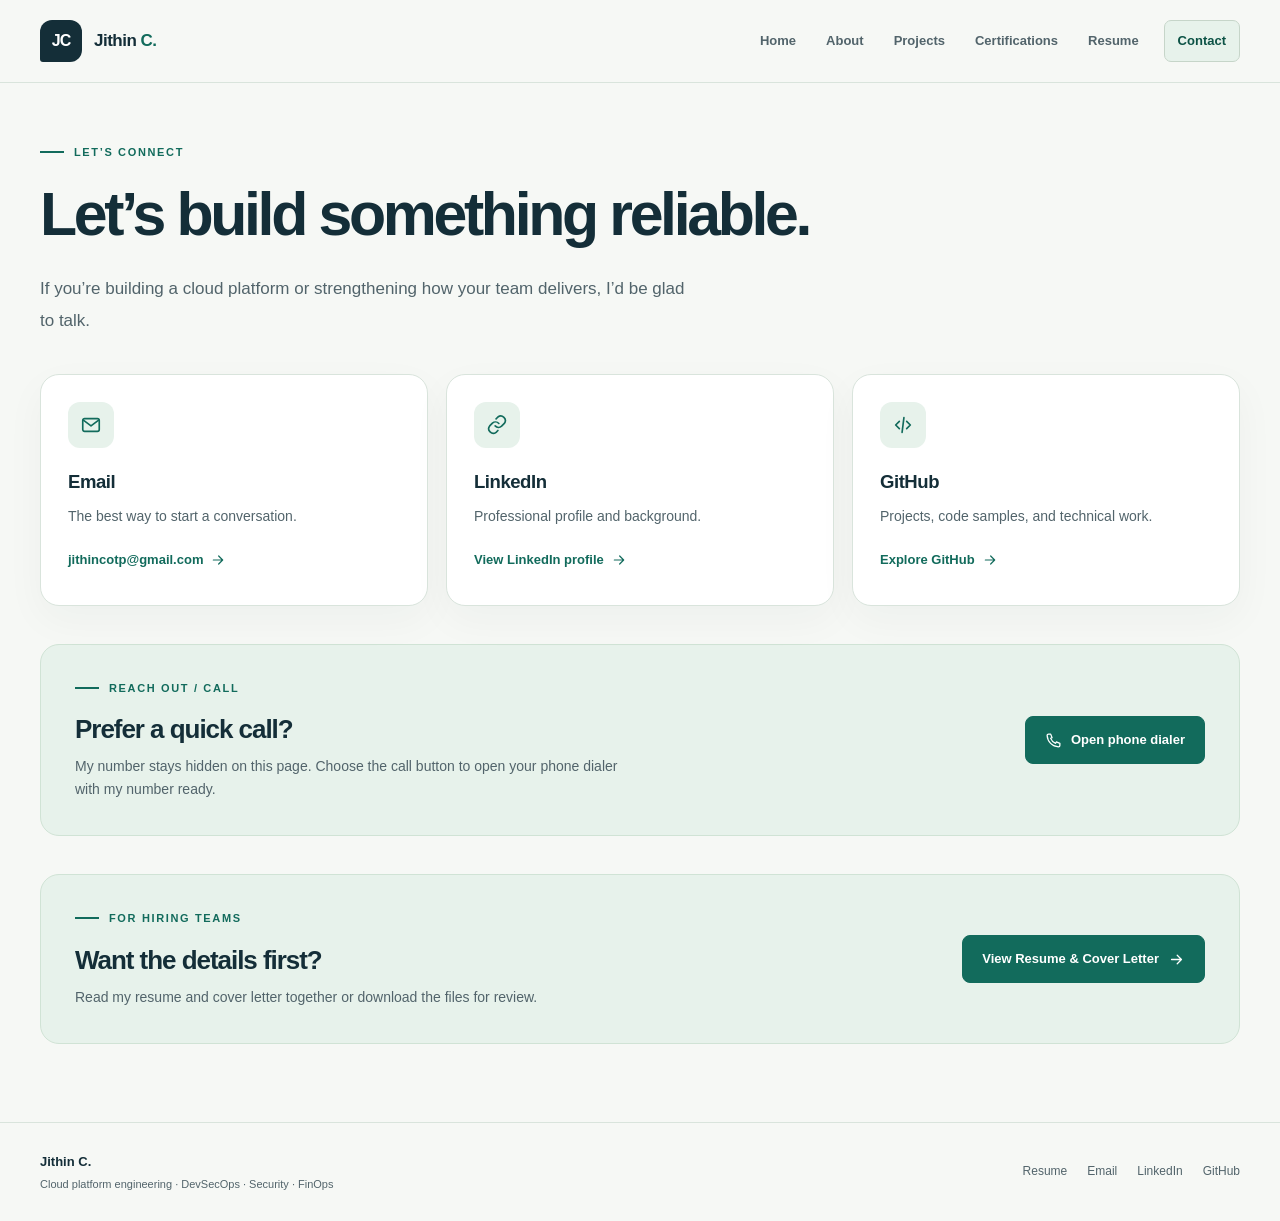
<file: contact.html>
<!doctype html>
<html lang="en">
  <head>
    <meta charset="utf-8" />
    <meta name="viewport" content="width=device-width, initial-scale=1" />
    <meta
      name="description"
      content="Contact Jithin C about cloud platform, DevSecOps, security, FinOps, and AI gateway work."
    />
    <meta name="theme-color" content="#f6f8f5" />
    <title>Contact | Jithin C</title>
    <link rel="stylesheet" href="css/style.css" />
  </head>
  <body>
    <a class="skip-link" href="#main-content">Skip to content</a>
    <header class="site-header">
      <div class="container header-inner">
        <a class="brand" href="index.html" aria-label="Jithin C, home"
          ><span class="brand-mark">JC</span
          ><span class="brand-name">Jithin <span>C.</span></span></a
        >
        <nav class="site-nav" aria-label="Main navigation">
          <a href="index.html">Home</a><a href="about.html">About</a
          ><a href="projects.html">Projects</a
          ><a href="certifications.html">Certifications</a
          ><a href="resume.html">Resume</a
          ><a href="contact.html" aria-current="page" class="nav-contact"
            >Contact</a
          >
        </nav>
      </div>
    </header>
    <main id="main-content" class="container" tabindex="-1">
      <section class="page-intro">
        <div class="eyebrow">Let’s connect</div>
        <h1>Let’s build something reliable.</h1>
        <p class="lead">
          If you’re building a cloud platform or strengthening how your team
          delivers, I’d be glad to talk.
        </p>
      </section>
      <section class="grid-3" aria-label="Ways to get in touch">
        <article class="card contact-card">
          <span class="icon-box"
            ><svg
              class="icon"
              viewBox="0 0 24 24"
              fill="none"
              stroke="currentColor"
              stroke-width="1.8"
              stroke-linecap="round"
              stroke-linejoin="round"
              aria-hidden="true"
            >
              <rect x="3" y="5" width="18" height="14" rx="2" />
              <path d="m4 7 8 6 8-6" /></svg
          ></span>
          <h3>Email</h3>
          <p>The best way to start a conversation.</p>
          <a
            class="text-link"
            href="mailto:jithincotp@gmail.com?subject=Cloud%20Platform%20Engineering%20Opportunity%20-%20Jithin%20C"
            >jithincotp@gmail.com
            <svg
              class="icon"
              viewBox="0 0 24 24"
              fill="none"
              stroke="currentColor"
              stroke-width="1.8"
              stroke-linecap="round"
              stroke-linejoin="round"
              aria-hidden="true"
            >
              <path d="M5 12h14m-6-6 6 6-6 6" /></svg
          ></a>
        </article>
        <article class="card contact-card">
          <span class="icon-box"
            ><svg
              class="icon"
              viewBox="0 0 24 24"
              fill="none"
              stroke="currentColor"
              stroke-width="1.8"
              stroke-linecap="round"
              stroke-linejoin="round"
              aria-hidden="true"
            >
              <path
                d="M10 13a5 5 0 0 0 7 .3l3-3a5 5 0 0 0-7-7l-2 2m3 5a5 5 0 0 0-7-.3l-3 3a5 5 0 0 0 7 7l2-2"
              /></svg
          ></span>
          <h3>LinkedIn</h3>
          <p>Professional profile and background.</p>
          <a
            class="text-link"
            href="https://linkedin.com/in/jithin-c-8753947a"
            target="_blank"
            rel="noopener noreferrer"
            >View LinkedIn profile
            <svg
              class="icon"
              viewBox="0 0 24 24"
              fill="none"
              stroke="currentColor"
              stroke-width="1.8"
              stroke-linecap="round"
              stroke-linejoin="round"
              aria-hidden="true"
            >
              <path d="M5 12h14m-6-6 6 6-6 6" /></svg
          ></a>
        </article>
        <article class="card contact-card">
          <span class="icon-box"
            ><svg
              class="icon"
              viewBox="0 0 24 24"
              fill="none"
              stroke="currentColor"
              stroke-width="1.8"
              stroke-linecap="round"
              stroke-linejoin="round"
              aria-hidden="true"
            >
              <path d="m8 8-4 4 4 4m8-8 4 4-4 4m-3-12-2 16" /></svg
          ></span>
          <h3>GitHub</h3>
          <p>Projects, code samples, and technical work.</p>
          <a
            class="text-link"
            href="https://github.com/2jithin"
            target="_blank"
            rel="noopener noreferrer"
            >Explore GitHub
            <svg
              class="icon"
              viewBox="0 0 24 24"
              fill="none"
              stroke="currentColor"
              stroke-width="1.8"
              stroke-linecap="round"
              stroke-linejoin="round"
              aria-hidden="true"
            >
              <path d="M5 12h14m-6-6 6 6-6 6" /></svg
          ></a>
        </article>
      </section>
      <section class="contact-banner" aria-labelledby="call-title">
        <div>
          <div class="eyebrow">Reach out / Call</div>
          <h2 id="call-title">Prefer a quick call?</h2>
          <p>
            My number stays hidden on this page. Choose the call button to open
            your phone dialer with my number ready.
          </p>
        </div>
        <div class="actions">
          <a
            class="button primary"
            href="tel:+919526669248"
            aria-label="Open phone dialer to call Jithin"
            ><svg
              class="icon"
              viewBox="0 0 24 24"
              fill="none"
              stroke="currentColor"
              stroke-width="1.8"
              stroke-linecap="round"
              stroke-linejoin="round"
              aria-hidden="true"
            >
              <path
                d="M5 3h3l2 5-2 1a12 12 0 0 0 7 7l1-2 5 2v3a2 2 0 0 1-2 2A17 17 0 0 1 3 5a2 2 0 0 1 2-2Z"
              /></svg
            >Open phone dialer</a
          >
        </div>
      </section>
      <section class="contact-banner" aria-labelledby="hiring-title">
        <div>
          <div class="eyebrow">For hiring teams</div>
          <h2 id="hiring-title">Want the details first?</h2>
          <p>
            Read my resume and cover letter together or download the files for
            review.
          </p>
        </div>
        <div class="actions">
          <a class="button primary" href="resume.html"
            >View Resume &amp; Cover Letter
            <svg
              class="icon"
              viewBox="0 0 24 24"
              fill="none"
              stroke="currentColor"
              stroke-width="1.8"
              stroke-linecap="round"
              stroke-linejoin="round"
              aria-hidden="true"
            >
              <path d="M5 12h14m-6-6 6 6-6 6" /></svg
          ></a>
        </div>
      </section>
    </main>
    <footer class="site-footer">
      <div class="container footer-inner">
        <div>
          <div class="footer-name">Jithin C.</div>
          <p class="footer-note">
            Cloud platform engineering · DevSecOps · Security · FinOps
          </p>
        </div>
        <nav class="footer-links" aria-label="Footer navigation">
          <a href="resume.html">Resume</a
          ><a
            href="mailto:jithincotp@gmail.com?subject=Cloud%20Platform%20Engineering%20Opportunity%20-%20Jithin%20C"
            >Email</a
          ><a
            href="https://linkedin.com/in/jithin-c-8753947a"
            target="_blank"
            rel="noopener noreferrer"
            >LinkedIn</a
          ><a
            href="https://github.com/2jithin"
            target="_blank"
            rel="noopener noreferrer"
            >GitHub</a
          >
        </nav>
      </div>
    </footer>
  </body>
</html>
</file>
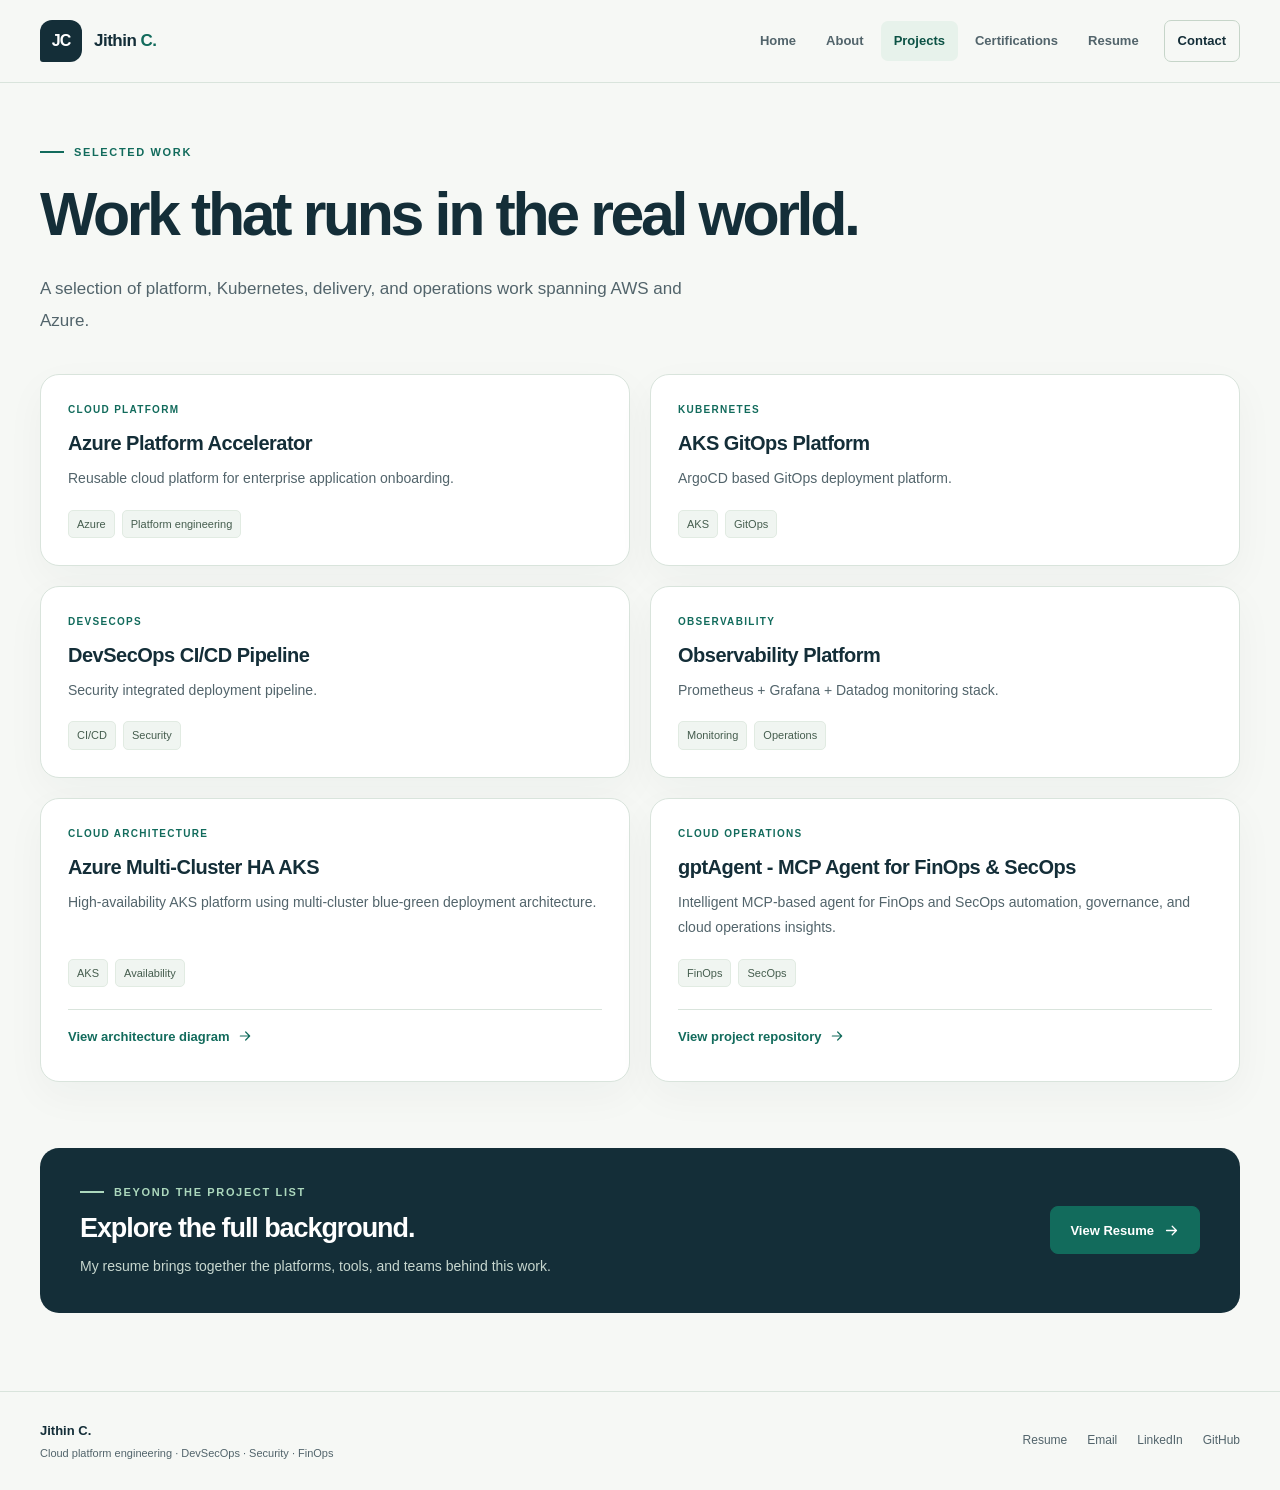
<file: projects.html>
<!doctype html>
<html lang="en">
  <head>
    <meta charset="utf-8" />
    <meta name="viewport" content="width=device-width, initial-scale=1" />
    <meta
      name="description"
      content="Explore Jithin C’s work in Azure platforms, Kubernetes, DevSecOps, observability, FinOps, and SecOps."
    />
    <meta name="theme-color" content="#f6f8f5" />
    <title>Projects | Jithin C</title>
    <link rel="stylesheet" href="css/style.css" />
  </head>
  <body>
    <a class="skip-link" href="#main-content">Skip to content</a>
    <header class="site-header">
      <div class="container header-inner">
        <a class="brand" href="index.html" aria-label="Jithin C, home"
          ><span class="brand-mark">JC</span
          ><span class="brand-name">Jithin <span>C.</span></span></a
        >
        <nav class="site-nav" aria-label="Main navigation">
          <a href="index.html">Home</a><a href="about.html">About</a
          ><a href="projects.html" aria-current="page">Projects</a
          ><a href="certifications.html">Certifications</a
          ><a href="resume.html">Resume</a
          ><a href="contact.html" class="nav-contact">Contact</a>
        </nav>
      </div>
    </header>
    <main id="main-content" class="container" tabindex="-1">
      <section class="page-intro">
        <div class="eyebrow">Selected work</div>
        <h1>Work that runs in the real world.</h1>
        <p class="lead">
          A selection of platform, Kubernetes, delivery, and operations work
          spanning AWS and Azure.
        </p>
      </section>
      <section aria-label="Projects">
        <div class="grid-2">
          <article class="card project-card">
            <span class="project-type">Cloud platform</span>
            <h3>Azure Platform Accelerator</h3>
            <p>
              Reusable cloud platform for enterprise application onboarding.
            </p>
            <ul class="tags">
              <li>Azure</li>
              <li>Platform engineering</li>
            </ul>
          </article>
          <article class="card project-card">
            <span class="project-type">Kubernetes</span>
            <h3>AKS GitOps Platform</h3>
            <p>ArgoCD based GitOps deployment platform.</p>
            <ul class="tags">
              <li>AKS</li>
              <li>GitOps</li>
            </ul>
          </article>
          <article class="card project-card">
            <span class="project-type">DevSecOps</span>
            <h3>DevSecOps CI/CD Pipeline</h3>
            <p>Security integrated deployment pipeline.</p>
            <ul class="tags">
              <li>CI/CD</li>
              <li>Security</li>
            </ul>
          </article>
          <article class="card project-card">
            <span class="project-type">Observability</span>
            <h3>Observability Platform</h3>
            <p>Prometheus + Grafana + Datadog monitoring stack.</p>
            <ul class="tags">
              <li>Monitoring</li>
              <li>Operations</li>
            </ul>
          </article>
          <article class="card project-card">
            <span class="project-type">Cloud architecture</span>
            <h3>Azure Multi-Cluster HA AKS</h3>
            <p>
              High-availability AKS platform using multi-cluster blue-green
              deployment architecture.
            </p>
            <ul class="tags">
              <li>AKS</li>
              <li>Availability</li>
            </ul>
            <div class="project-foot">
              <a
                class="text-link"
                href="https://github.com/2jithin/azureBlueGreenMultiCluster/blob/main/BluegreenArch.png"
                target="_blank"
                rel="noopener noreferrer"
                >View architecture diagram
                <svg
                  class="icon"
                  viewBox="0 0 24 24"
                  fill="none"
                  stroke="currentColor"
                  stroke-width="1.8"
                  stroke-linecap="round"
                  stroke-linejoin="round"
                  aria-hidden="true"
                >
                  <path d="M5 12h14m-6-6 6 6-6 6" /></svg
              ></a>
            </div>
          </article>
          <article class="card project-card">
            <span class="project-type">Cloud operations</span>
            <h3>gptAgent - MCP Agent for FinOps &amp; SecOps</h3>
            <p>
              Intelligent MCP-based agent for FinOps and SecOps automation,
              governance, and cloud operations insights.
            </p>
            <ul class="tags">
              <li>FinOps</li>
              <li>SecOps</li>
            </ul>
            <div class="project-foot">
              <a
                class="text-link"
                href="https://github.com/2jithin/mcp-agent-finOps-SecOps"
                target="_blank"
                rel="noopener noreferrer"
                >View project repository
                <svg
                  class="icon"
                  viewBox="0 0 24 24"
                  fill="none"
                  stroke="currentColor"
                  stroke-width="1.8"
                  stroke-linecap="round"
                  stroke-linejoin="round"
                  aria-hidden="true"
                >
                  <path d="M5 12h14m-6-6 6 6-6 6" /></svg
              ></a>
            </div>
          </article>
        </div>
      </section>
      <section class="section cta-band">
        <div>
          <div class="eyebrow">Beyond the project list</div>
          <h2>Explore the full background.</h2>
          <p>
            My resume brings together the platforms, tools, and teams behind
            this work.
          </p>
        </div>
        <a class="button primary" href="resume.html"
          >View Resume
          <svg
            class="icon"
            viewBox="0 0 24 24"
            fill="none"
            stroke="currentColor"
            stroke-width="1.8"
            stroke-linecap="round"
            stroke-linejoin="round"
            aria-hidden="true"
          >
            <path d="M5 12h14m-6-6 6 6-6 6" /></svg
        ></a>
      </section>
    </main>
    <footer class="site-footer">
      <div class="container footer-inner">
        <div>
          <div class="footer-name">Jithin C.</div>
          <p class="footer-note">
            Cloud platform engineering · DevSecOps · Security · FinOps
          </p>
        </div>
        <nav class="footer-links" aria-label="Footer navigation">
          <a href="resume.html">Resume</a
          ><a href="mailto:jithincotp@gmail.com?subject=Cloud%20Platform%20Engineering%20Opportunity%20-%20Jithin%20C">Email</a
          ><a
            href="https://linkedin.com/in/jithin-c-8753947a"
            target="_blank"
            rel="noopener noreferrer"
            >LinkedIn</a
          ><a
            href="https://github.com/2jithin"
            target="_blank"
            rel="noopener noreferrer"
            >GitHub</a
          >
        </nav>
      </div>
    </footer>
  </body>
</html>
</file>
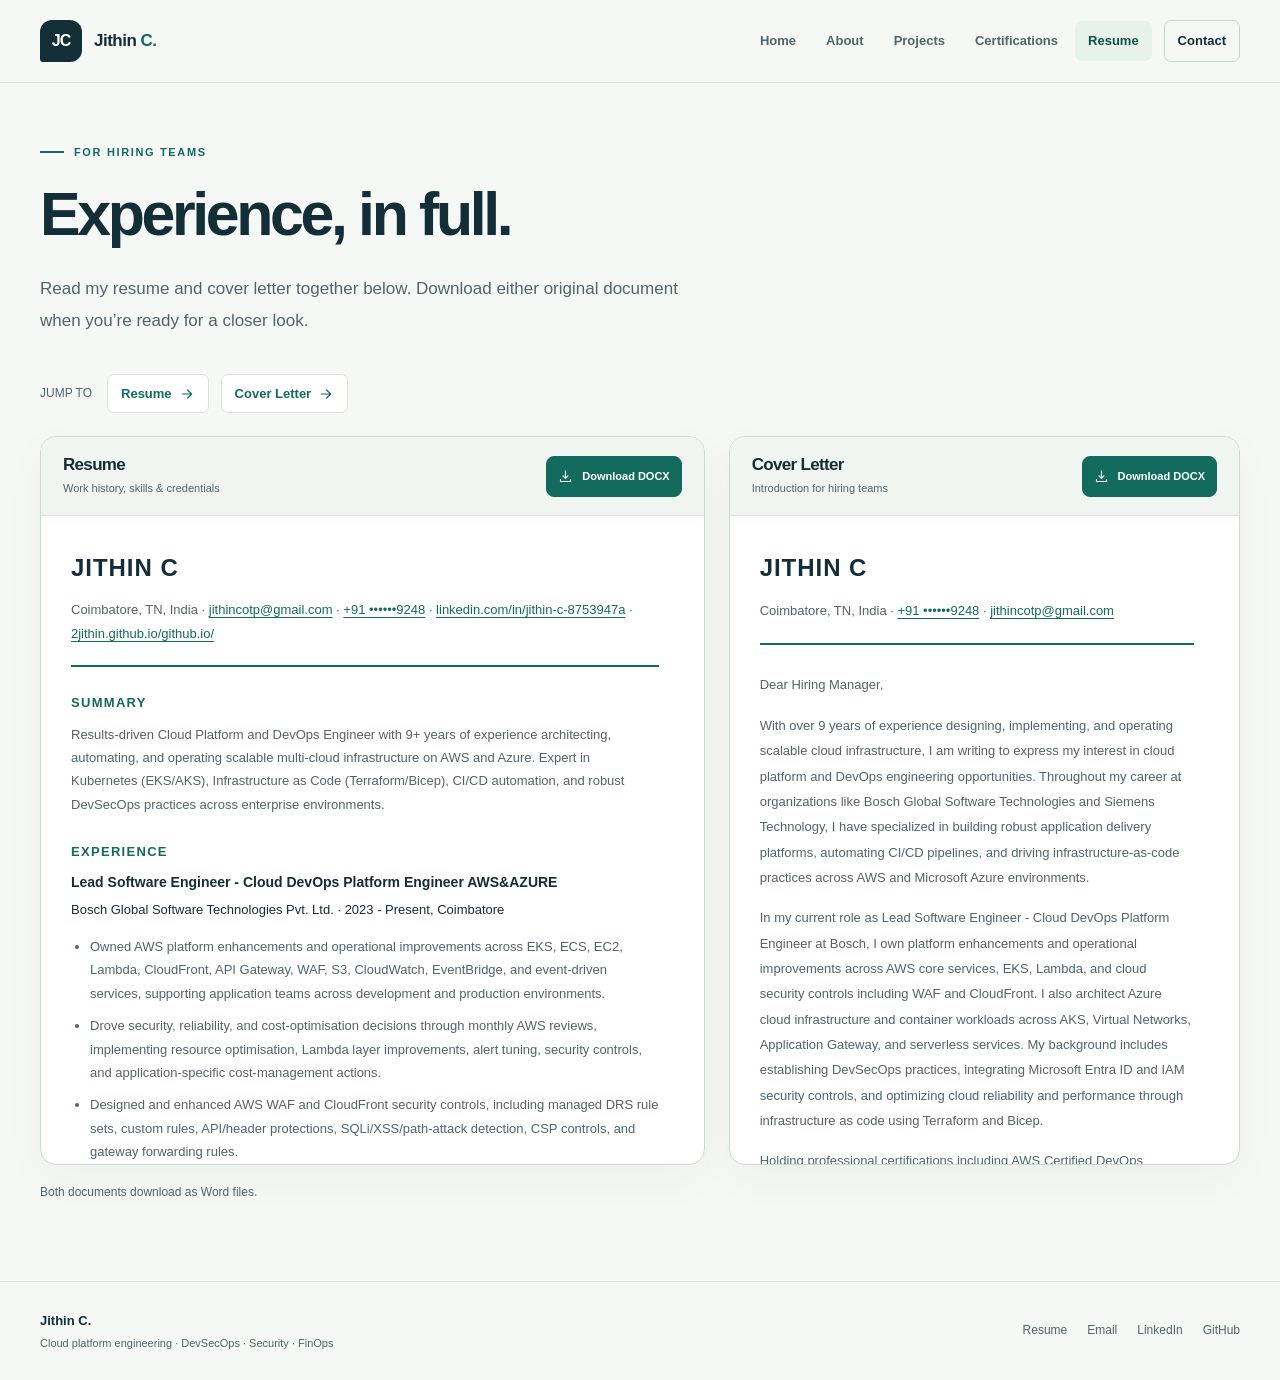
<file: resume.html>
<!doctype html>
<html lang="en">
  <head>
    <meta charset="utf-8" />
    <meta name="viewport" content="width=device-width, initial-scale=1" />
    <meta
      name="description"
      content="Read Jithin C’s complete resume and cover letter in the browser, or download the original Word documents."
    />
    <meta name="theme-color" content="#f6f8f5" />
    <title>Resume &amp; Cover Letter | Jithin C</title>
    <link rel="stylesheet" href="css/style.css" />
  </head>
  <body>
    <a class="skip-link" href="#main-content">Skip to content</a>
    <header class="site-header">
      <div class="container header-inner">
        <a class="brand" href="index.html" aria-label="Jithin C, home"
          ><span class="brand-mark">JC</span
          ><span class="brand-name">Jithin <span>C.</span></span></a
        >
        <nav class="site-nav" aria-label="Main navigation">
          <a href="index.html">Home</a><a href="about.html">About</a
          ><a href="projects.html">Projects</a
          ><a href="certifications.html">Certifications</a
          ><a href="resume.html" aria-current="page">Resume</a
          ><a href="contact.html" class="nav-contact">Contact</a>
        </nav>
      </div>
    </header>
    <main id="main-content" class="container" tabindex="-1">
      <section class="page-intro">
        <div class="eyebrow">For hiring teams</div>
        <h1>Experience, in full.</h1>
        <p class="lead">
          Read my resume and cover letter together below. Download either
          original document when you’re ready for a closer look.
        </p>
      </section>
      <nav class="document-nav" aria-label="Jump between documents">
        <span>JUMP TO</span
        ><a class="text-link" href="#resume-document"
          >Resume
          <svg
            class="icon"
            viewBox="0 0 24 24"
            fill="none"
            stroke="currentColor"
            stroke-width="1.8"
            stroke-linecap="round"
            stroke-linejoin="round"
            aria-hidden="true"
          >
            <path d="M5 12h14m-6-6 6 6-6 6" /></svg></a
        ><a class="text-link" href="#cover-letter-document"
          >Cover Letter
          <svg
            class="icon"
            viewBox="0 0 24 24"
            fill="none"
            stroke="currentColor"
            stroke-width="1.8"
            stroke-linecap="round"
            stroke-linejoin="round"
            aria-hidden="true"
          >
            <path d="M5 12h14m-6-6 6 6-6 6" /></svg
        ></a>
      </nav>
      <div class="document-grid">
        <article
          id="resume-document"
          class="document-panel"
          aria-labelledby="resume-heading"
        >
          <div class="document-toolbar">
            <div>
              <h2 id="resume-heading">Resume</h2>
              <p>Work history, skills &amp; credentials</p>
            </div>
            <a
              class="button primary"
              href="resume/Jithin_Azure-AWS_k8sCloudDEVOPS.docx"
              download="Jithin_Azure-AWS_k8sCloudDEVOPS.docx"
              ><svg
                class="icon"
                viewBox="0 0 24 24"
                fill="none"
                stroke="currentColor"
                stroke-width="1.8"
                stroke-linecap="round"
                stroke-linejoin="round"
                aria-hidden="true"
              >
                <path d="M12 3v12m-4-4 4 4 4-4M4 17v3h16v-3" />
              </svg>
              Download DOCX</a
            >
          </div>
          <div
            class="document-body"
            tabindex="0"
            role="region"
            aria-label="Resume preview, scroll to read all content"
          >
            <!-- resume-preview:start -->
            <div class="document-identity"><div class="document-name">JITHIN C</div><p class="document-contact">Coimbatore, TN, India · <a href="mailto:jithincotp@gmail.com?subject=Cloud%20Platform%20Engineering%20Opportunity%20-%20Jithin%20C">jithincotp@gmail.com</a> · <a href="tel:+919526669248">+91 ••••••9248</a> · <a href="https://linkedin.com/in/jithin-c-8753947a">linkedin.com/in/jithin-c-8753947a</a> · <a href="https://2jithin.github.io/github.io/">2jithin.github.io/github.io/</a></p></div>
            <section><h3>SUMMARY</h3>
            <p>Results-driven Cloud Platform and DevOps Engineer with 9+ years of experience architecting, automating, and operating scalable multi-cloud infrastructure on AWS and Azure. Expert in Kubernetes (EKS/AKS), Infrastructure as Code (Terraform/Bicep), CI/CD automation, and robust DevSecOps practices across enterprise environments.</p></section>
            <section><h3>EXPERIENCE</h3>
            <section class="document-job"><h4>Lead Software Engineer - Cloud DevOps Platform Engineer AWS&amp;AZURE</h4><p class="document-employer">Bosch Global Software Technologies Pvt. Ltd. · 2023 - Present, Coimbatore</p><ul>
            <li>Owned AWS platform enhancements and operational improvements across EKS, ECS, EC2, Lambda, CloudFront, API Gateway, WAF, S3, CloudWatch, EventBridge, and event-driven services, supporting application teams across development and production environments.</li>
            <li>Drove security, reliability, and cost-optimisation decisions through monthly AWS reviews, implementing resource optimisation, Lambda layer improvements, alert tuning, security controls, and application-specific cost-management actions.</li>
            <li>Designed and enhanced AWS WAF and CloudFront security controls, including managed DRS rule sets, custom rules, API/header protections, SQLi/XSS/path-attack detection, CSP controls, and gateway forwarding rules.</li>
            <li>Improved observability and incident response through CloudWatch log groups, dashboards, metrics, alerts, and EventBridge/webhook integrations, with additional experience in Prometheus, Grafana, Datadog, and OpenTelemetry.</li>
            <li>Developed Python and TypeScript Lambda functions for platform automation, log parsing, SOAP/XML API handling, authentication workflows, SSO/Keycloak integrations, scheduled operations, and event-driven use cases.</li>
            <li>Strengthened DevSecOps and software supply-chain security through Renovate-based dependency automation, scheduled vulnerability/update checks, CodeBuild analysis, and investigation of application supply-chain incidents using AWS logs and build traces.</li>
            <li>Applied least-privilege IAM and RBAC principles for application identities, CI/CD pipelines, Lambda functions, database connectivity, S3 access, and other AWS resources.</li>
            <li>Supported EKS, ECS, Linux, and EC2 workloads, including platform troubleshooting, patch management, regression pipelines, deployment support, and secure OpenVPN connectivity for regional development teams.</li>
            <li>Built and improved CI/CD and regression-test pipelines to validate application changes associated with AWS platform, security, dependency, and runtime upgrades, reducing operational risk during releases.</li>
            <li>Provided frontend development support for AWS-hosted applications during high sprint demand while maintaining primary ownership of backend, cloud platform, automation, security, and operational improvements.</li>
            <li>Contributed to platform engineering and reusable infrastructure practices, including Terraform-based infrastructure patterns, Kubernetes workloads, automation capabilities, operational standards, and self-service improvements for application teams.</li>
            <li>Integrated Microsoft Entra ID with application identity providers, supporting authentication and SSO requirements for AWS-hosted applications while maintaining working knowledge of Azure identity and cloud services.</li>
            <li>Took ownership of complex production issues, analysing application, infrastructure, WAF, CloudWatch, and CodeBuild telemetry; coordinating with development, infrastructure, security, and operations teams to drive issues through resolution.</li>
            <li>Participated in technical design and architecture discussions, evaluating security, cost, maintainability, operational impact, and implementation trade-offs before recommending and implementing platform changes.</li>
            <li>Mentored and supported application teams on AWS operational practices, security controls, observability, CI/CD, Kubernetes, troubleshooting, and cloud engineering standards.</li>
            <li>Designed and operated Azure cloud infrastructure and container workloads across Azure Kubernetes Service (AKS), Virtual Networks (VNets), Application Gateway, and WAF, ensuring high availability and secure enterprise connectivity.</li>
            <li>Implemented hub-and-spoke network architectures, private endpoints, Azure Firewall, and VPN connectivity to secure data flows and enforce network segmentation across multi-subscription environments.</li>
            <li>Configured Azure Entra ID, Managed Identities, Workload Identity, RBAC, and Azure Key Vault for robust secrets management and least-privilege access control across cloud services.</li>
            <li>Architected event-driven and serverless workloads using Azure Functions, Logic Apps, Event Grid, and Service Bus, integrating Azure SQL and Storage Accounts for resilient application workflows.</li>
            <li>Deployed centralized observability, monitoring, and security governance using Azure Monitor, Log Analytics, Prometheus, Grafana, Microsoft Defender for Cloud, and Azure Policy compliance.</li>
            <li>Automated cloud provisioning and CI/CD delivery pipelines using Terraform, Bicep, Azure DevOps, and GitHub Actions, incorporating DevSecOps scanning and zero-downtime deployment strategies.</li>
            </ul></section>
            <section class="document-job"><h4>DevOps Engineer - Azure</h4><p class="document-employer">Bosch Global Software Technologies · 2022 - 2023, Bangalore</p><ul>
            <li>Managed and supported end-to-end AWS application delivery platforms, from Route 53 to CloudFront, AWS WAF, API Gateway, EKS, and NGINX Ingress Controller, including deployment, configuration, troubleshooting, and operational support.</li>
            <li>Designed and maintained containerised application environments using Docker and Kubernetes, supporting workload deployment, scaling, service configuration, ingress routing, health checks, and production troubleshooting on EKS.</li>
            <li>Performed EKS troubleshooting and platform scaling, investigating pod failures, scheduling issues, networking, ingress, resource constraints, node capacity, application connectivity, and deployment-related incidents.</li>
            <li>Implemented and maintained CI/CD pipelines for build, test, security validation, and deployment workflows, integrating GitHub and GitLab SCM repositories and APIs with automated engineering processes.</li>
            <li>Supported AWS infrastructure and application integrations across Kubernetes, CloudFront, WAF, API Gateway, Route 53, S3, EC2, and related services, resolving environment and deployment issues across development and production.</li>
            <li>Built and maintained automated testing and validation workflows for HIL (Hardware-in-the-Loop) and HAL environments, integrating software delivery pipelines with hardware-based testing and regression validation.</li>
            <li>Automated application build and deployment processes using Docker, Kubernetes, GitHub/GitLab, and CI/CD tooling, improving consistency and reducing manual deployment activities.</li>
            <li>Worked on Kubernetes networking and ingress architecture, configuring NGINX Ingress Controller, service exposure, routing, TLS, health checks, and application connectivity.</li>
            <li>Investigated complex application, infrastructure, deployment, and networking issues using logs, metrics, pipeline traces, Kubernetes events, and AWS service telemetry to identify root causes and drive resolution.</li>
            <li>Implemented monitoring, logging, and operational checks for Kubernetes and AWS workloads, improving visibility into application health, deployment failures, resource utilisation, and platform issues.</li>
            <li>Applied security and operational best practices across AWS and Kubernetes environments, including access control, secure application exposure, TLS configuration, secrets handling, and controlled CI/CD permissions.</li>
            <li>Collaborated with developers, test engineers, infrastructure teams, and application owners to analyse requirements, troubleshoot issues, coordinate releases, and implement reliable DevOps solutions.</li>
            <li>Supported release planning, regression testing, environment management, and production deployments, balancing delivery timelines with platform reliability and operational requirements.</li>
            <li>Contributed to infrastructure-as-code and automation practices, standardising repeatable deployment and environment configuration patterns across application teams.</li>
            <li>Independently handled day-to-day DevOps ownership, including deployment support, troubleshooting, pipeline improvements, environment scaling, automation, and continuous optimisation of engineering workflows.</li>
            <li>Shared knowledge and supported team members on Docker, Kubernetes, AWS, CI/CD, GitHub/GitLab, troubleshooting, and DevOps engineering practices.</li>
            </ul></section>
            <section class="document-job"><h4>IT Software DevOps Engineer</h4><p class="document-employer">Siemens Technology and Services Pvt. Ltd. · 2017 - 2022, Bangalore</p><ul>
            <li>Led scalable, reliable cloud operations across AWS and Azure infrastructure performance optimisation, automated deployments, and laC solution delivery improving system stability and availability.</li>
            <li>Designed reusable Terraform modules to standardise provisioning across multiple environments, accelerating deployment velocity and ensuring consistency across development teams.</li>
            <li>Automated routine operational tasks via Python, Bash, and PowerShell; built CI/CD pipelines (Jenkins, GitLab CI) for scheduled deployments, infrastructure provisioning, and application releases.</li>
            <li>Managed AWS infrastructure (VPC, EC2, EKS, ECS, S3, RDS, Lambda, CloudWatch) and designed secure API integrations between Azure, Docker, and enterprise integration technologies, focusing on reliability, automation, security, and application performance.</li>
            <li>Managed Docker-based application deployments, container configuration, image management, troubleshooting, and integration with CI/CD pipelines.</li>
            <li>Implemented and supported Keycloak for centralized authentication and authorization, including SSO, OAuth 2.0, OpenID Connect, realms, clients, and role-based access control.</li>
            <li>Worked with Azure Application Performance Monitoring (APM) and Azure monitoring capabilities to analyze application performance, availability, logs, dependencies, and production issues.</li>
            <li>Supported Dell Boomi enterprise integration workflows and APIs, including integration troubleshooting, connectivity issues, and failure analysis.</li>
            <li>Supported integration between SAP ABAP systems and enterprise applications, troubleshooting API communication, authentication, connectivity, and data-flow issues.</li>
            <li>Provided Mendix API integration support, including REST API connectivity, authentication, backend service integration, and troubleshooting application-to-service communication.</li>
            <li>Supported end-to-end application integrations across SAP ABAP, Dell Boomi, Mendix, Keycloak, and Azure services.</li>
            <li>Supported CI/CD automation and deployment workflows for Docker-based applications across development, testing, and production environments.</li>
            <li>Implemented monitoring, logging, and alerting practices to improve application availability, performance visibility, and incident troubleshooting.</li>
            <li>Troubleshot production issues across application, API, authentication, integration, and infrastructure layers, performing root-cause analysis and coordinating with development and integration teams.</li>
            <li>Applied DevOps practices including containerization, deployment automation, monitoring, configuration management, and operational standardization.</li>
            </ul></section></section>
            <section><h3>EDUCATION</h3>
            <h4>B.Tech Computer Science &amp; Engineering</h4><p>Ahalia School of Engineering and Technology • Palakkad • 2016</p></section>
            <section><h3>CERTIFICATIONS</h3>
            <ul>
            <li>AWS Certified DevOps Engineer - Professional (DOP-C02)</li>
            <li>AWS Certified Solutions Architect – Associate</li>
            <li>AWS Certified Cloud Practitioner</li>
            <li>CKAD Certified Kubernetes Application Developer</li>
            <li>AZ-400 Azure DevOps Engineer Expert</li>
            <li>AZ-104 Microsoft Azure Administrator</li>
            <li>AZ-204 Developing Solutions for Microsoft Azure</li>
            <li>AZ-900 Azure Fundamentals</li>
            <li>GCP Associate Cloud Engineer</li>
            <li>Terraform &amp; Docker (Coursera)</li>
            </ul></section>
            <section><h3>SKILLS</h3>
            <p class="document-skill"><strong>Containerization &amp; Orchestration:</strong> Kubernetes (EKS, AKS), Helm, Docker, Istio Service Mesh, OpenShift</p>
            <p class="document-skill"><strong>Cloud Platforms &amp; Architecture:</strong> AWS (EKS, ECS, Lambda, CloudFront, WAF, EventBridge, S3), Microsoft Azure, Google Cloud Platform</p>
            <p class="document-skill"><strong>Infrastructure as Code &amp; Automation:</strong> Terraform (module design), Pulumi (TypeScript), OpenTofu, AWS CDK, Ansible, Python, TypeScript</p>
            <p class="document-skill"><strong>CI/CD &amp; DevOps:</strong> GitLab CI/CD, Jenkins, GitHub Actions, Argo CD, GitOps workflows, Renovate, DevSecOps</p>
            <p class="document-skill"><strong>Observability &amp; Security:</strong> CloudWatch, Prometheus, Grafana, Datadog, OpenTelemetry, AWS WAF, IAM, RBAC, FinOps Cost Optimisation</p>
            <p class="document-skill"><strong>Platform Engineering &amp; Practices:</strong> Reusable infrastructure, operational automation, FinOps cost optimisation, incident RCA, technical design, end-to-end ownership, cross-functional collaboration, mentoring</p></section>
            <!-- resume-preview:end -->
          </div>
        </article>
        <article
          id="cover-letter-document"
          class="document-panel"
          aria-labelledby="cover-heading"
        >
          <div class="document-toolbar">
            <div>
              <h2 id="cover-heading">Cover Letter</h2>
              <p>Introduction for hiring teams</p>
            </div>
            <a
              class="button primary"
              href="resume/cover-letter.docx"
              download="Jithin_C_Cover_Letter.docx"
              ><svg
                class="icon"
                viewBox="0 0 24 24"
                fill="none"
                stroke="currentColor"
                stroke-width="1.8"
                stroke-linecap="round"
                stroke-linejoin="round"
                aria-hidden="true"
              >
                <path d="M12 3v12m-4-4 4 4 4-4M4 17v3h16v-3" />
              </svg>
              Download DOCX</a
            >
          </div>
          <div
            class="document-body letter-body"
            tabindex="0"
            role="region"
            aria-label="Cover letter preview, scroll to read all content"
          >
            <!-- cover-letter-preview:start -->
            <div class="document-identity"><div class="document-name">JITHIN C</div><p class="document-contact">Coimbatore, TN, India · <a href="tel:+919526669248">+91 ••••••9248</a> · <a href="mailto:jithincotp@gmail.com?subject=Cloud%20Platform%20Engineering%20Opportunity%20-%20Jithin%20C">jithincotp@gmail.com</a></p></div>
            <p>Dear Hiring Manager,</p>
            <p>With over 9 years of experience designing, implementing, and operating scalable cloud infrastructure, I am writing to express my interest in cloud platform and DevOps engineering opportunities. Throughout my career at organizations like Bosch Global Software Technologies and Siemens Technology, I have specialized in building robust application delivery platforms, automating CI/CD pipelines, and driving infrastructure-as-code practices across AWS and Microsoft Azure environments.</p>
            <p>In my current role as Lead Software Engineer - Cloud DevOps Platform Engineer at Bosch, I own platform enhancements and operational improvements across AWS core services, EKS, Lambda, and cloud security controls including WAF and CloudFront. I also architect Azure cloud infrastructure and container workloads across AKS, Virtual Networks, Application Gateway, and serverless services. My background includes establishing DevSecOps practices, integrating Microsoft Entra ID and IAM security controls, and optimizing cloud reliability and performance through infrastructure as code using Terraform and Bicep.</p>
            <p>Holding professional certifications including AWS Certified DevOps Engineer - Professional and Azure DevOps Engineer Expert, I bring deep technical expertise in container orchestration, microservices architecture, and cloud governance. I welcome the opportunity to discuss how my multi-cloud platform engineering experience and dedication to operational excellence can contribute to your engineering teams.</p>
            <p class="signature">Best regards,<br><strong>Jithin C</strong></p>
            <!-- cover-letter-preview:end -->
          </div>
        </article>
      </div>
      <p class="document-hint">Both documents download as Word files.</p>
    </main>
    <footer class="site-footer">
      <div class="container footer-inner">
        <div>
          <div class="footer-name">Jithin C.</div>
          <p class="footer-note">
            Cloud platform engineering · DevSecOps · Security · FinOps
          </p>
        </div>
        <nav class="footer-links" aria-label="Footer navigation">
          <a href="resume.html">Resume</a
          ><a
            href="mailto:jithincotp@gmail.com?subject=Cloud%20Platform%20Engineering%20Opportunity%20-%20Jithin%20C"
            >Email</a
          ><a
            href="https://linkedin.com/in/jithin-c-8753947a"
            target="_blank"
            rel="noopener noreferrer"
            >LinkedIn</a
          ><a
            href="https://github.com/2jithin"
            target="_blank"
            rel="noopener noreferrer"
            >GitHub</a
          >
        </nav>
      </div>
    </footer>
  </body>
</html>
</file>
<file: css/style.css>
:root {
  color-scheme: light;
  --bg: #f6f8f5;
  --surface: #fff;
  --ink: #142e38;
  --muted: #52646b;
  --teal: #126b5c;
  --mint: #e7f2eb;
  --line: #d9e4dc;
  --shadow: 0 14px 40px #163a2c0a;
}
* {
  box-sizing: border-box;
}
html {
  scroll-behavior: smooth;
  scroll-padding-top: 110px;
}
body {
  margin: 0;
  background: var(--bg);
  color: var(--ink);
  font:
    16px/1.65 Inter,
    -apple-system,
    BlinkMacSystemFont,
    "Segoe UI",
    sans-serif;
  -webkit-font-smoothing: antialiased;
}
::selection {
  background: #bfe4d0;
  color: var(--ink);
}
a {
  color: var(--teal);
  text-decoration: none;
}
a:hover {
  color: #0b4b41;
}
:focus-visible {
  outline: 3px solid var(--teal);
  outline-offset: 4px;
}
main:focus {
  outline: none;
}
h1,
h2,
h3,
h4,
p {
  margin: 0;
}
h1,
h2,
h3,
h4 {
  line-height: 1.2;
}
h1 {
  font-size: clamp(2.7rem, 4.8vw, 4.5rem);
  letter-spacing: -0.055em;
}
h2 {
  font-size: clamp(1.75rem, 3vw, 2.3rem);
  letter-spacing: -0.04em;
}
h3 {
  font-size: 1.16rem;
  letter-spacing: -0.025em;
}
p {
  color: var(--muted);
}
p + p {
  margin-top: 15px;
}
ul {
  margin: 0;
  padding: 0;
}
.container {
  width: min(1200px, calc(100% - 64px));
  margin: auto;
}
.skip-link {
  position: fixed;
  z-index: 100;
  top: 12px;
  left: 12px;
  transform: translateY(-180%);
  padding: 10px 18px;
  border: 2px solid var(--teal);
  border-radius: 8px;
  background: white;
}
.skip-link:focus {
  transform: none;
}
.site-header {
  position: sticky;
  top: 0;
  z-index: 20;
  background: #f6f8f5f2;
  border-bottom: 1px solid var(--line);
  backdrop-filter: blur(14px);
}
.header-inner {
  min-height: 82px;
  display: flex;
  justify-content: space-between;
  align-items: center;
  gap: 24px;
}
.brand {
  display: flex;
  align-items: center;
  gap: 12px;
  color: var(--ink);
  flex-shrink: 0;
}
.brand-mark {
  display: grid;
  place-items: center;
  background: var(--ink);
  color: #fff;
  width: 42px;
  height: 42px;
  border-radius: 12px 12px 12px 3px;
  font-weight: 800;
  letter-spacing: -0.06em;
}
.brand-name {
  font-size: 17px;
  font-weight: 750;
  letter-spacing: -0.03em;
}
.brand-name span {
  color: var(--teal);
}
.site-nav {
  display: flex;
  align-items: center;
  flex-wrap: wrap;
  gap: 4px;
}
.site-nav a {
  font-size: 13px;
  font-weight: 650;
  color: var(--muted);
  padding: 9px 13px;
  border-radius: 7px;
}
.site-nav a:hover,
.site-nav a[aria-current="page"] {
  color: #0c5245;
  background: var(--mint);
}
.site-nav .nav-contact {
  border: 1px solid #c6d5c9;
  margin-left: 8px;
  color: var(--ink);
}
main {
  padding-bottom: 78px;
}
.eyebrow {
  display: flex;
  align-items: center;
  gap: 10px;
  margin-bottom: 17px;
  font-size: 11px;
  font-weight: 800;
  letter-spacing: 0.15em;
  text-transform: uppercase;
  color: var(--teal);
}
.eyebrow:before {
  content: "";
  width: 24px;
  height: 2px;
  background: currentColor;
  flex-shrink: 0;
}
.lead {
  font-size: 17px;
  line-height: 1.85;
  max-width: 70ch;
}
.icon {
  width: 22px;
  height: 22px;
  vertical-align: middle;
  flex-shrink: 0;
}
.icon-box {
  display: grid;
  place-items: center;
  width: 46px;
  height: 46px;
  border-radius: 12px;
  background: var(--mint);
  color: var(--teal);
}
.button {
  display: inline-flex;
  align-items: center;
  justify-content: center;
  gap: 9px;
  min-height: 48px;
  padding: 10px 19px;
  border: 1px solid #c6d5c9;
  border-radius: 8px;
  font-size: 13px;
  font-weight: 750;
  transition:
    background 0.15s,
    transform 0.15s;
}
.button .icon {
  width: 17px;
  height: 17px;
}
.button.primary {
  background: var(--teal);
  border-color: var(--teal);
  color: #fff;
}
.button.primary:hover {
  background: #0c5146;
  transform: translateY(-1px);
}
.button.secondary {
  background: #fff;
  color: var(--ink);
}
.button.secondary:hover {
  background: var(--mint);
}
.actions {
  display: flex;
  flex-wrap: wrap;
  align-items: center;
  gap: 12px;
  margin-top: 28px;
}
.text-link {
  display: inline-flex;
  align-items: center;
  gap: 7px;
  font-size: 13px;
  font-weight: 750;
  padding: 7px 0;
}
.text-link:hover {
  text-decoration: underline;
  text-underline-offset: 4px;
}
.text-link .icon {
  width: 16px;
  height: 16px;
}
.hero {
  display: grid;
  grid-template-columns: 1.25fr 1fr;
  align-items: center;
  gap: 58px;
  padding: 75px 0 54px;
}
.hero h1 span {
  color: var(--teal);
}
.hero-name {
  font-weight: 750;
  margin-bottom: 16px;
}
.hero-name span {
  display: block;
  font-size: 13px;
  font-weight: 500;
  color: var(--muted);
}
.hero .lead {
  font-size: 15px;
  margin-top: 22px;
}
.hero-note {
  display: flex;
  align-items: center;
  gap: 6px;
  margin-top: 19px;
  font-size: 12px;
}
.hero-note .icon {
  width: 15px;
  height: 15px;
}
.platform-art {
  padding: 30px;
  background-color: #ecf4ed;
  background-image: radial-gradient(#b5cab980 1px, transparent 1px);
  background-size: 17px 17px;
  border: 1px solid #d0e3d5;
  border-radius: 23px;
}
.art-heading {
  display: flex;
  justify-content: space-between;
  margin-bottom: 25px;
  color: #426257;
  font:
    600 10px ui-monospace,
    SFMono-Regular,
    monospace;
  letter-spacing: 0.1em;
}
.art-heading span:last-child {
  padding: 3px 6px;
  border: 1px solid #d0e3d5;
  background: #fff9;
  border-radius: 4px;
  letter-spacing: 0;
}
.cloud-row {
  display: grid;
  grid-template-columns: 1fr 1fr;
  gap: 12px;
}
.cloud-node {
  display: flex;
  align-items: center;
  gap: 10px;
  padding: 17px 13px;
  background: white;
  border: 1px solid #d6e4db;
  border-radius: 11px;
  box-shadow: var(--shadow);
}
.cloud-node .icon {
  color: var(--teal);
}
.cloud-node strong {
  display: block;
  font-size: 15px;
  line-height: 1.3;
}
.cloud-node small {
  font-size: 10px;
  color: var(--muted);
}
.connector {
  position: relative;
  width: 1px;
  height: 27px;
  margin: auto;
  background: #a2bdab;
}
.connector:after {
  content: "";
  position: absolute;
  bottom: 2px;
  left: -2px;
  width: 5px;
  height: 5px;
  border-right: 1px solid #779882;
  border-bottom: 1px solid #779882;
  transform: rotate(45deg);
}
.platform-core {
  padding: 22px 12px;
  background: var(--ink);
  color: #fff;
  border-radius: 11px;
  text-align: center;
  box-shadow: 0 12px 23px #122d371c;
}
.core-label {
  color: #a9d1bd;
  font:
    10px ui-monospace,
    SFMono-Regular,
    monospace;
  letter-spacing: 0.13em;
  text-transform: uppercase;
}
.platform-core strong {
  display: block;
  font-size: 19px;
  margin: 8px 0 13px;
}
.code-pills {
  display: flex;
  justify-content: center;
  gap: 6px;
  flex-wrap: wrap;
}
.code-pills span {
  padding: 4px 7px;
  border: 1px solid #49635e;
  border-radius: 4px;
  color: #d6eee1;
  font:
    10px ui-monospace,
    SFMono-Regular,
    monospace;
}
.practice-row {
  display: grid;
  grid-template-columns: repeat(3, 1fr);
  gap: 8px;
}
.practice-node {
  padding: 12px 3px;
  background: #fff;
  border: 1px solid #d6e4db;
  border-radius: 8px;
  text-align: center;
  color: #405f4d;
  font-size: 10px;
  font-weight: 700;
}
.practice-node .icon {
  display: block;
  width: 17px;
  height: 17px;
  margin: 0 auto 7px;
}
.art-caption {
  margin-top: 23px;
  text-align: center;
  font-size: 11px;
  color: #496653;
}
.proof-strip {
  display: grid;
  grid-template-columns: repeat(3, 1fr);
  gap: 28px;
  padding: 24px 0;
  border-block: 1px solid var(--line);
}
.proof-item {
  display: flex;
  align-items: center;
  gap: 15px;
}
.proof-item + .proof-item {
  border-left: 1px solid var(--line);
  padding-left: 28px;
}
.proof-item strong {
  font-size: 22px;
  letter-spacing: -0.04em;
  line-height: 1.2;
}
.proof-item span {
  font-size: 12px;
  line-height: 1.5;
  color: var(--muted);
}
.section {
  margin-top: 66px;
}
.section-heading {
  display: flex;
  align-items: end;
  justify-content: space-between;
  gap: 22px;
  margin-bottom: 25px;
}
.section-heading .eyebrow {
  margin-bottom: 10px;
}
.section-heading > p {
  max-width: 380px;
  font-size: 14px;
}
.grid-3 {
  display: grid;
  grid-template-columns: repeat(3, minmax(0, 1fr));
  gap: 18px;
}
.grid-2 {
  display: grid;
  grid-template-columns: repeat(2, minmax(0, 1fr));
  gap: 20px;
}
.card {
  padding: 27px;
  background: white;
  border: 1px solid var(--line);
  border-radius: 19px;
  box-shadow: var(--shadow);
}
.card-top {
  display: flex;
  justify-content: space-between;
  align-items: center;
  margin-bottom: 22px;
}
.card-number {
  color: #6b8073;
  font:
    11px ui-monospace,
    SFMono-Regular,
    monospace;
}
.card h3 {
  margin-bottom: 11px;
}
.card p {
  font-size: 14px;
  line-height: 1.8;
}
.card .text-link {
  margin-top: 14px;
}
.tags {
  display: flex;
  flex-wrap: wrap;
  gap: 7px;
  list-style: none;
  margin: 18px 0 0;
  padding: 0;
}
.tags li {
  padding: 4px 8px;
  background: #f0f5f1;
  border: 1px solid #e1ebe2;
  border-radius: 5px;
  color: #455d4e;
  font-size: 11px;
}
.tech-strip {
  display: flex;
  flex-wrap: wrap;
  align-items: center;
  gap: 9px 24px;
  margin-top: 25px;
  color: #52665d;
  font-size: 12px;
}
.tech-strip span:first-child {
  font:
    10px ui-monospace,
    SFMono-Regular,
    monospace;
  letter-spacing: 0.1em;
  color: var(--muted);
}
.project-card {
  display: flex;
  flex-direction: column;
}
.project-card h3 {
  font-size: 20px;
}
.project-card .tags {
  margin-top: auto;
  padding-top: 18px;
}
.project-type {
  display: block;
  margin-bottom: 13px;
  color: var(--teal);
  font-size: 10px;
  font-weight: 750;
  letter-spacing: 0.13em;
  text-transform: uppercase;
}
.project-foot {
  margin-top: 22px;
  padding-top: 9px;
  border-top: 1px solid var(--line);
}
.project-foot .text-link {
  margin: 0;
}
.cta-band {
  display: flex;
  align-items: center;
  justify-content: space-between;
  gap: 26px;
  padding: 35px 40px;
  background: var(--ink);
  color: #fff;
  border-radius: 19px;
}
.cta-band .eyebrow {
  color: #acd8bd;
  margin-bottom: 11px;
}
.cta-band h2 {
  font-size: 27px;
}
.cta-band p {
  color: #c7d7cf;
  font-size: 14px;
  margin-top: 10px;
}
.cta-band .button {
  flex-shrink: 0;
}
.page-intro {
  max-width: 900px;
  padding: 60px 0 38px;
}
.page-intro h1 {
  font-size: clamp(2.7rem, 5vw, 3.8rem);
}
.page-intro .lead {
  margin-top: 22px;
}
.intro-tags {
  margin-top: 20px;
}
.intro-tags li {
  background: white;
  padding: 6px 10px;
}
.about-layout {
  display: grid;
  grid-template-columns: 1.3fr 1fr;
  gap: 30px;
  align-items: start;
}
.about-story {
  padding: 28px 0;
}
.about-story h2 {
  margin-bottom: 20px;
}
.about-story p {
  font-size: 15px;
  line-height: 1.9;
}
.profile-card {
  padding: 30px;
  background: var(--mint);
  border: 1px solid #d0e3d5;
  border-radius: 19px;
}
.profile-monogram {
  display: grid;
  place-items: center;
  width: 64px;
  height: 64px;
  margin-bottom: 22px;
  background: var(--ink);
  color: white;
  border-radius: 17px 17px 17px 4px;
  font-size: 23px;
  font-weight: 750;
}
.profile-card h2 {
  font-size: 24px;
}
.profile-card > p {
  margin-top: 9px;
  font-size: 14px;
}
.profile-details {
  margin: 24px 0 0;
}
.profile-details div {
  display: flex;
  justify-content: space-between;
  gap: 16px;
  padding: 12px 0;
  border-top: 1px solid #cadecf;
  font-size: 12px;
}
.profile-details dt {
  color: var(--muted);
}
.profile-details dd {
  margin: 0;
  text-align: right;
  font-weight: 700;
}
.strengths-grid .card:last-child {
  grid-column: span 2;
  background: var(--mint);
}
.timeline {
  list-style: none;
  margin: 0;
  padding: 0;
}
.timeline li {
  position: relative;
  display: grid;
  grid-template-columns: 170px 1fr;
  gap: 25px;
  padding: 25px 0 25px 27px;
  border-left: 1px solid #c2d6c8;
}
.timeline li:before {
  content: "";
  position: absolute;
  left: -5px;
  top: 33px;
  width: 8px;
  height: 8px;
  border-radius: 50%;
  border: 2px solid var(--bg);
  background: var(--teal);
}
.timeline li + li {
  border-top: 1px solid var(--line);
}
.period {
  font-size: 12px;
  font-weight: 750;
  color: var(--teal);
}
.company {
  margin-top: 7px;
  font-size: 13px;
  font-weight: 650;
  color: var(--muted);
}
.timeline p {
  margin-top: 10px;
  font-size: 14px;
}
.skills-grid h3 {
  font-size: 15px;
}
.skills-grid .tags {
  margin-top: 13px;
}
.credential-group + .credential-group {
  margin-top: 38px;
}
.provider-title {
  display: flex;
  align-items: center;
  gap: 13px;
  margin-bottom: 18px;
}
.provider-mark {
  display: grid;
  place-items: center;
  width: 38px;
  height: 38px;
  background: #fff;
  border: 1px solid var(--line);
  border-radius: 9px;
  font:
    700 10px ui-monospace,
    SFMono-Regular,
    monospace;
}
.provider-title h2 {
  font-size: 20px;
}
.credential-card {
  padding: 24px;
}
.credential-card.featured {
  border-top: 3px solid var(--teal);
  padding-top: 22px;
}
.credential-meta {
  display: flex;
  justify-content: space-between;
  align-items: center;
  margin-bottom: 21px;
}
.credential-code {
  font:
    12px ui-monospace,
    SFMono-Regular,
    monospace;
  color: var(--teal);
}
.credential-card h3 {
  font-size: 17px;
  line-height: 1.4;
  margin: 0;
}
.credential-card p {
  font-size: 12px;
  margin-top: 10px;
}
.contact-card {
  display: flex;
  flex-direction: column;
}
.contact-card .icon-box {
  margin-bottom: 23px;
}
.contact-card .text-link {
  margin-top: auto;
  padding-top: 20px;
  overflow-wrap: anywhere;
}
.contact-banner {
  display: grid;
  grid-template-columns: 1fr 1fr;
  align-items: center;
  gap: 30px;
  margin-top: 38px;
  padding: 34px;
  background: var(--mint);
  border: 1px solid #d0e3d5;
  border-radius: 19px;
}
.contact-banner h2 {
  font-size: 26px;
}
.contact-banner p {
  margin-top: 10px;
  font-size: 14px;
}
.contact-banner .actions {
  margin: 0;
  justify-content: flex-end;
}
.document-nav {
  display: flex;
  flex-wrap: wrap;
  align-items: center;
  gap: 12px;
  margin-bottom: 23px;
}
.document-nav > span {
  margin-right: 3px;
  color: var(--muted);
  font-size: 12px;
}
.document-nav .text-link {
  padding: 8px 13px;
  background: white;
  border: 1px solid var(--line);
  border-radius: 7px;
}
.document-grid {
  display: grid;
  grid-template-columns: 1fr;
  align-items: start;
  gap: 24px;
}
.document-panel {
  min-width: 0;
  background: #fff;
  border: 1px solid #ccdbd0;
  border-radius: 16px;
  box-shadow: var(--shadow);
  overflow: hidden;
  scroll-margin-top: 108px;
}
.document-toolbar {
  display: flex;
  align-items: center;
  justify-content: space-between;
  gap: 13px;
  padding: 18px 22px;
  background: #f0f5f1;
  border-bottom: 1px solid var(--line);
}
.document-toolbar h2 {
  font-size: 17px;
}
.document-toolbar p {
  font-size: 11px;
  margin-top: 3px;
}
.document-toolbar .button {
  padding: 8px 11px;
  min-height: 41px;
  font-size: 11px;
}
.document-toolbar .button .icon {
  width: 15px;
  height: 15px;
}
.document-body {
  padding: 30px;
  overflow-wrap: anywhere;
  line-height: 1.8;
}
.document-body:focus-visible {
  outline-offset: -4px;
}
.document-identity {
  margin-bottom: 27px;
  padding-bottom: 20px;
  border-bottom: 2px solid var(--teal);
}
.document-name {
  color: var(--ink);
  font-size: 24px;
  font-weight: 750;
  letter-spacing: 0.04em;
}
.document-contact {
  margin-top: 9px;
  color: var(--muted);
  font-size: 12px;
}
.document-contact a {
  text-decoration: underline;
  text-underline-offset: 3px;
}
.document-body h3 {
  margin: 28px 0 12px;
  color: var(--teal);
  font-size: 13px;
  text-transform: uppercase;
  letter-spacing: 0.1em;
}
.document-body h4 {
  margin-bottom: 5px;
  font-size: 14px;
  line-height: 1.5;
}
.document-body p,
.document-body li {
  font-size: 13px;
}
.document-body ul {
  margin: 14px 0 26px;
  padding-left: 19px;
  color: var(--muted);
}
.document-body li + li {
  margin-top: 9px;
}
.document-employer {
  color: var(--ink);
  font-size: 12px;
}
.document-skill {
  margin-top: 11px;
}
.document-skill strong {
  color: var(--ink);
}
.letter-body p {
  line-height: 1.95;
}
.letter-body .signature {
  margin-top: 26px;
  color: var(--ink);
}
.document-hint {
  margin-top: 18px;
  font-size: 12px;
}
.site-footer {
  border-top: 1px solid var(--line);
  padding: 28px 0;
}
.footer-inner {
  display: flex;
  align-items: center;
  justify-content: space-between;
  gap: 24px;
}
.footer-name {
  color: var(--ink);
  font-size: 13px;
  font-weight: 750;
}
.footer-note {
  margin-top: 3px;
  font-size: 11px;
}
.footer-links {
  display: flex;
  flex-wrap: wrap;
  gap: 20px;
}
.footer-links a {
  padding: 8px 0;
  color: var(--muted);
  font-size: 12px;
}
.footer-links a:hover {
  color: var(--teal);
  text-decoration: underline;
  text-underline-offset: 4px;
}
@media (min-width: 1100px) {
  .document-grid {
    grid-template-columns: minmax(0, 1.3fr) minmax(0, 1fr);
  }
  .document-body {
    height: 72vh;
    min-height: 430px;
    max-height: 850px;
    overflow: auto;
    scrollbar-color: #8ca99a #eef4ef;
    scrollbar-gutter: stable;
  }
}
@media (max-width: 1099px) {
  .hero {
    gap: 30px;
  }
  .platform-art {
    padding: 21px;
  }
  .cloud-node {
    padding: 14px 9px;
    gap: 7px;
  }
  .cloud-node strong {
    font-size: 14px;
  }
  .site-nav a {
    padding-inline: 10px;
  }
  .grid-3 {
    gap: 15px;
  }
  .card {
    padding: 22px;
  }
}
@media (max-width: 800px) {
  html {
    scroll-padding-top: 24px;
  }
  .site-header {
    position: relative;
  }
  .header-inner {
    flex-direction: column;
    align-items: flex-start;
    padding: 16px 0;
    gap: 13px;
  }
  .site-nav {
    width: 100%;
    justify-content: space-between;
  }
  .site-nav .nav-contact {
    margin: 0;
  }
  .hero {
    grid-template-columns: 1fr;
    padding: 43px 0;
    gap: 34px;
  }
  .hero h1 {
    font-size: clamp(2.8rem, 7.5vw, 4.2rem);
  }
  .platform-art {
    padding: 28px;
  }
  .grid-3 {
    grid-template-columns: 1fr;
  }
  .proof-item {
    flex-direction: column;
    align-items: flex-start;
    gap: 7px;
  }
  .proof-item span {
    max-width: none;
  }
  .about-layout {
    grid-template-columns: 1fr;
  }
  .about-story {
    padding: 0;
  }
  .strengths-grid .card:last-child {
    grid-column: auto;
  }
  .timeline li {
    grid-template-columns: 135px 1fr;
    gap: 18px;
  }
  .contact-banner {
    grid-template-columns: 1fr;
  }
  .contact-banner .actions {
    justify-content: flex-start;
  }
  .document-panel {
    scroll-margin-top: 20px;
  }
  .page-intro {
    padding-top: 43px;
  }
}
@media (max-width: 540px) {
  .container {
    width: calc(100% - 36px);
  }
  main {
    padding-bottom: 48px;
  }
  .brand-mark {
    width: 36px;
    height: 36px;
  }
  .site-nav {
    display: grid;
    grid-template-columns: repeat(3, 1fr);
    gap: 5px;
  }
  .site-nav a {
    text-align: center;
    padding: 9px 5px;
    font-size: 12px;
  }
  .hero {
    padding-top: 35px;
  }
  .hero .eyebrow {
    font-size: 9px;
    letter-spacing: 0.1em;
  }
  .hero h1 {
    font-size: clamp(2.25rem, 9.8vw, 3.2rem);
  }
  .hero-name span {
    font-size: 12px;
  }
  .hero .lead {
    font-size: 14px;
  }
  .platform-art {
    padding: 20px;
  }
  .platform-core strong {
    font-size: 17px;
  }
  .cloud-node .icon {
    width: 18px;
  }
  .practice-node {
    font-size: 9px;
  }
  .proof-strip {
    gap: 15px;
    padding: 21px 0;
  }
  .proof-item + .proof-item {
    padding-left: 13px;
  }
  .proof-item strong {
    font-size: 17px;
  }
  .proof-item span {
    font-size: 10px;
  }
  .section {
    margin-top: 48px;
  }
  .section-heading {
    flex-direction: column;
    align-items: flex-start;
    gap: 13px;
  }
  .grid-2 {
    grid-template-columns: 1fr;
  }
  .card {
    padding: 23px;
  }
  .cta-band {
    flex-direction: column;
    align-items: flex-start;
    padding: 27px;
  }
  .cta-band h2 {
    font-size: 24px;
  }
  .page-intro h1 {
    font-size: 2.7rem;
  }
  .lead {
    font-size: 15px;
  }
  .timeline li {
    grid-template-columns: 1fr;
    gap: 8px;
    padding-left: 23px;
  }
  .contact-banner {
    padding: 25px;
  }
  .document-toolbar {
    padding: 15px;
    gap: 8px;
  }
  .document-toolbar h2 {
    font-size: 16px;
  }
  .document-toolbar .button {
    padding-inline: 8px;
  }
  .document-body {
    padding: 23px 19px;
  }
  .document-nav > span {
    width: 100%;
  }
  .footer-inner {
    flex-direction: column;
    align-items: flex-start;
    gap: 13px;
  }
}
@media (prefers-reduced-motion: reduce) {
  html {
    scroll-behavior: auto;
  }
  *,
  *:before,
  *:after {
    transition: none !important;
  }
}
@media print {
  body {
    background: white;
    color: #142e38;
    font-size: 11pt;
  }
  .container {
    width: 100%;
  }
  .site-header,
  .site-footer,
  .skip-link,
  .document-nav,
  .document-toolbar .button,
  .document-hint {
    display: none;
  }
  main {
    padding: 0;
  }
  .page-intro {
    padding: 0 0 20px;
  }
  .page-intro h1 {
    font-size: 24pt;
  }
  .document-grid {
    display: block;
  }
  .document-panel {
    border: 0;
    box-shadow: none;
    overflow: visible;
  }
  .document-panel + .document-panel {
    break-before: page;
  }
  .document-body {
    height: auto;
    min-height: 0;
    max-height: none;
    overflow: visible;
    padding: 16px 0;
  }
  .document-toolbar {
    background: white;
    padding-inline: 0;
  }
  .document-body h3,
  .document-body h4 {
    break-after: avoid;
  }
  a {
    color: inherit;
  }
}

.provider-icon {
  display: block;
  width: 25px;
  height: 25px;
}

.provider-mark--aws .provider-icon {
  width: 29px;
  height: 29px;
}

.provider-mark--microsoft {
  background: #fff;
}

.provider-mark--kubernetes .provider-icon {
  width: 27px;
  height: 27px;
}
</file>
